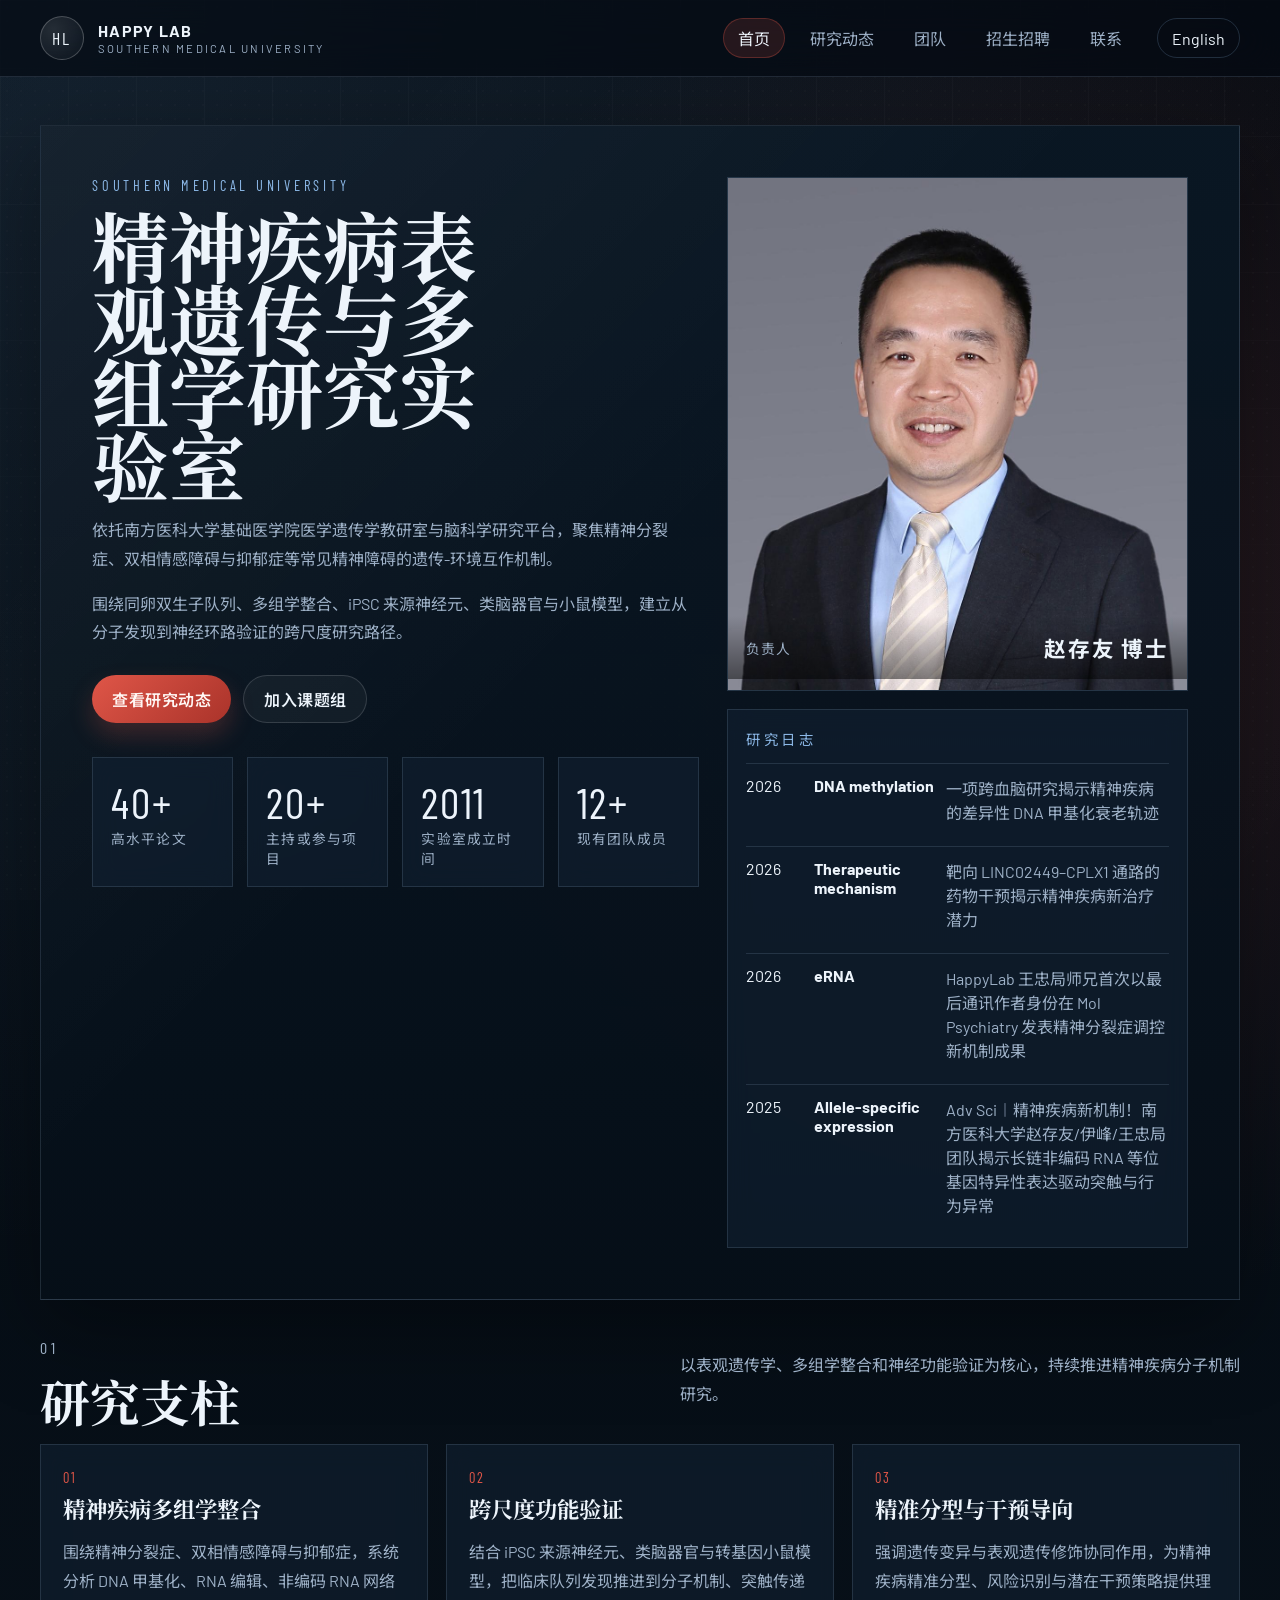
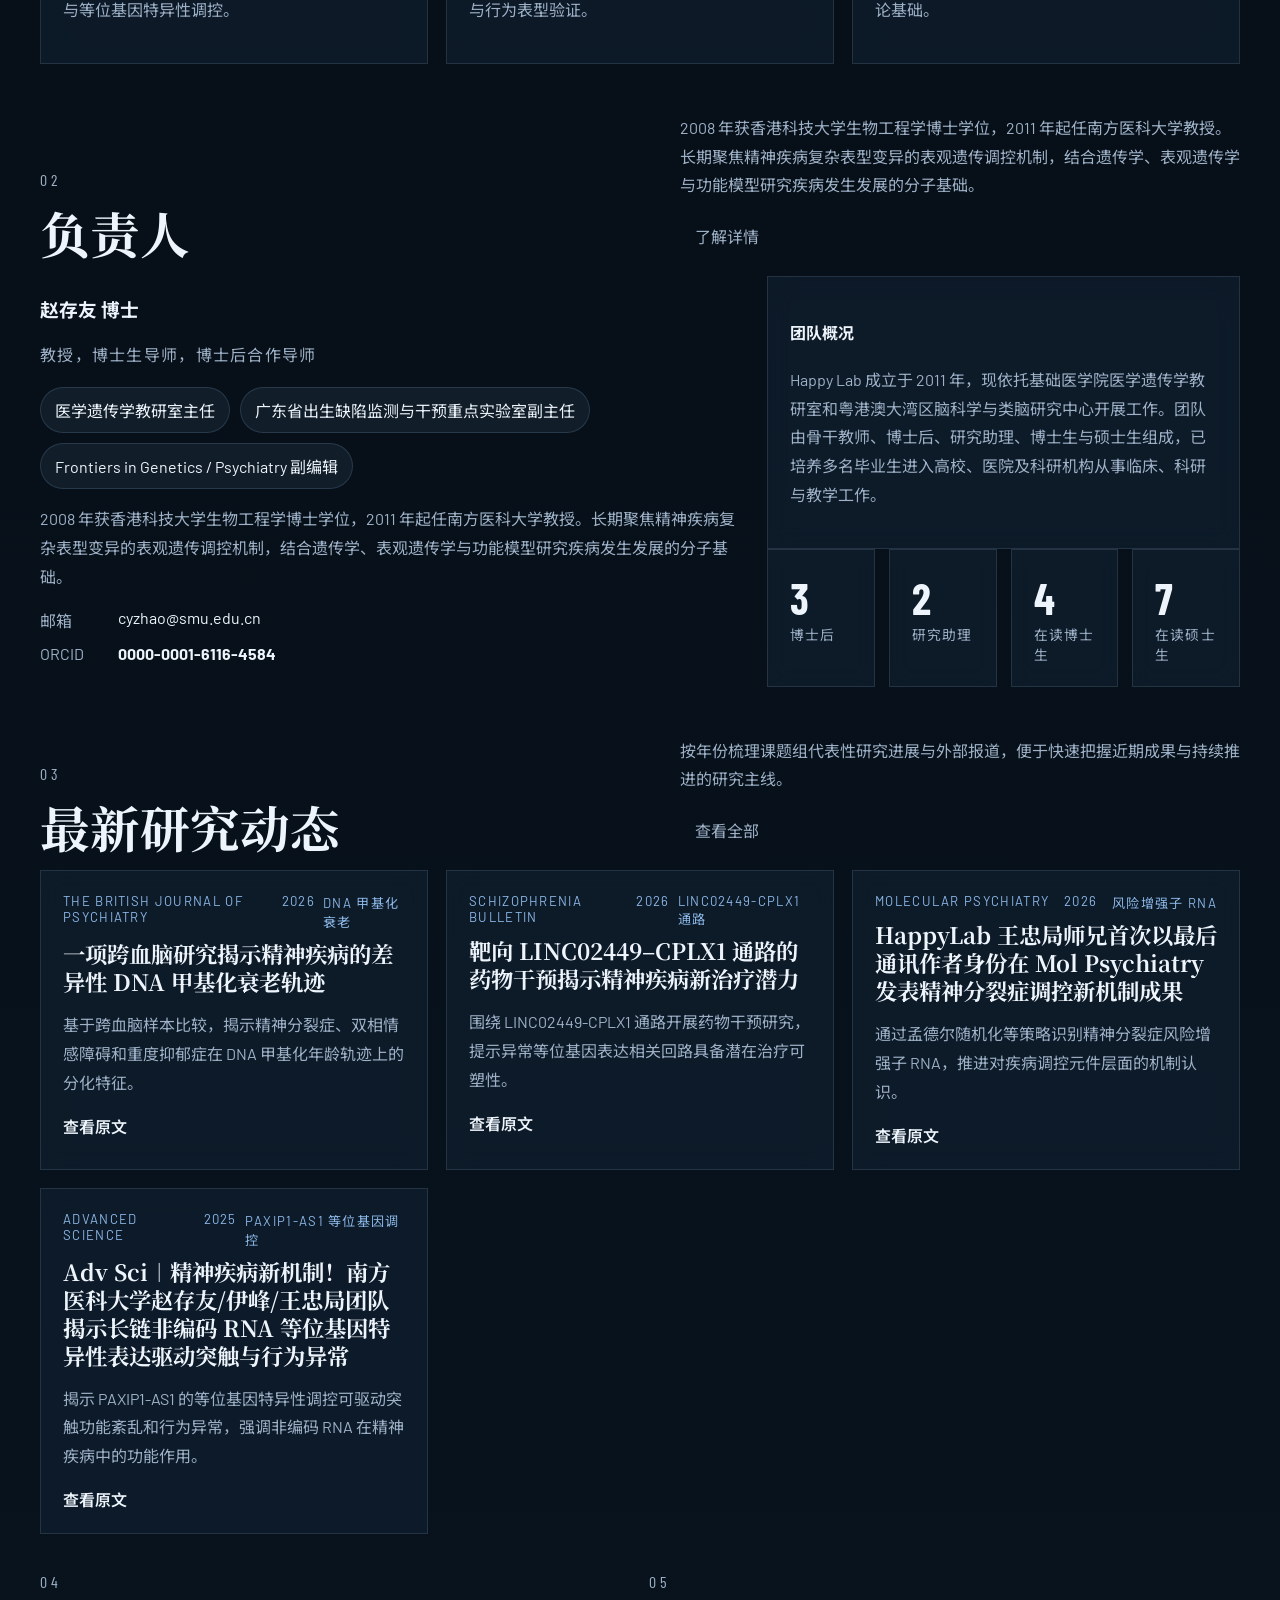
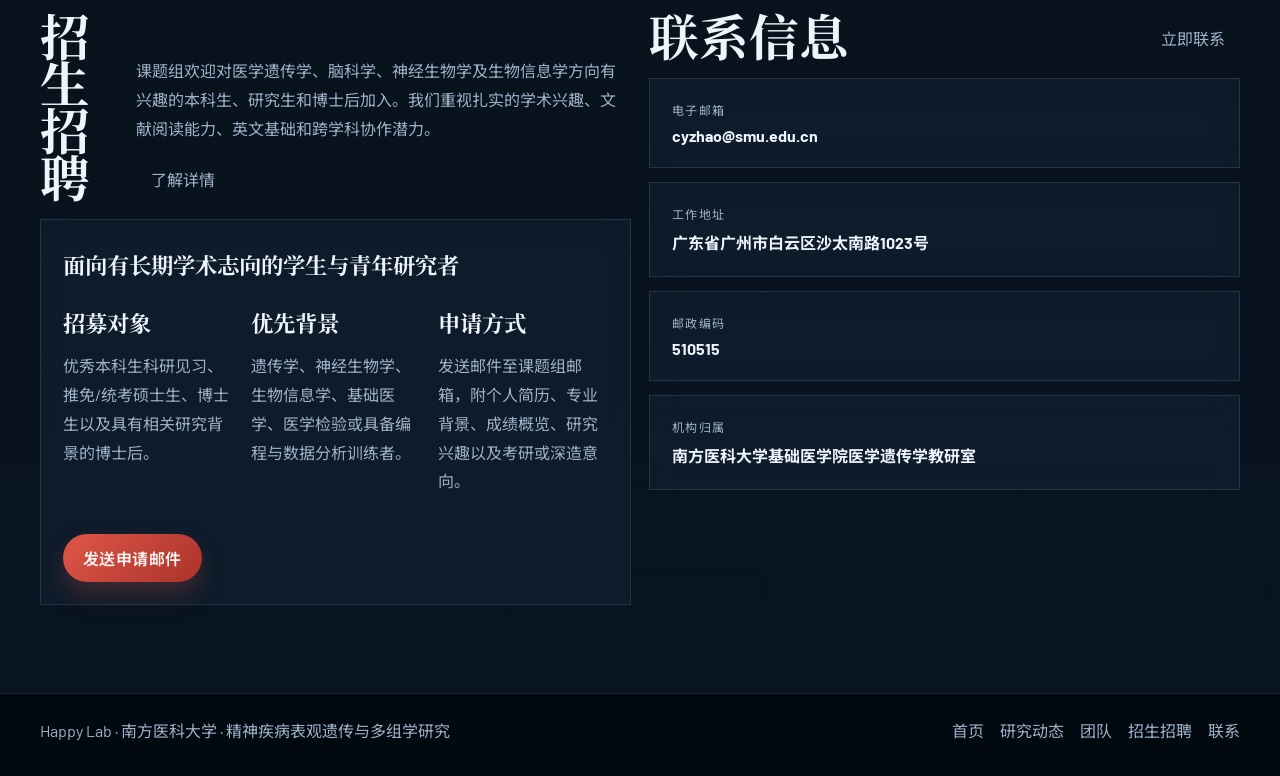
<file: index.html>
<!DOCTYPE html>
<html lang="zh-CN">
  <head>
    <meta charset="UTF-8">
    <meta name="viewport" content="width=device-width, initial-scale=1.0">
    <meta name="description" content="Happy Lab 静态官网，展示赵存友课题组的研究进展、团队信息、招生招聘与联系方式。">
    <title>Happy Lab</title>
    <link rel="preconnect" href="https://fonts.googleapis.com">
    <link rel="preconnect" href="https://fonts.gstatic.com" crossorigin>
    <link href="https://fonts.googleapis.com/css2?family=Barlow:wght@400;500;600;700&family=Barlow+Condensed:wght@500;600;700&family=Noto+Sans+SC:wght@400;500;700&family=Noto+Serif+SC:wght@500;700&display=swap" rel="stylesheet">
    <link rel="stylesheet" href="styles/main.css">
    <script defer src="content/site.zh.js"></script>
    <script defer src="content/site.en.js"></script>
    <script defer src="content/papers.zh.js"></script>
    <script defer src="content/papers.en.js"></script>
    <script defer src="scripts/app.js"></script>
  </head>
  <body data-lang="zh" data-page="home">
    <header id="site-header"></header>
    <main id="app"></main>
    <footer id="site-footer"></footer>
  </body>
</html>
</file>
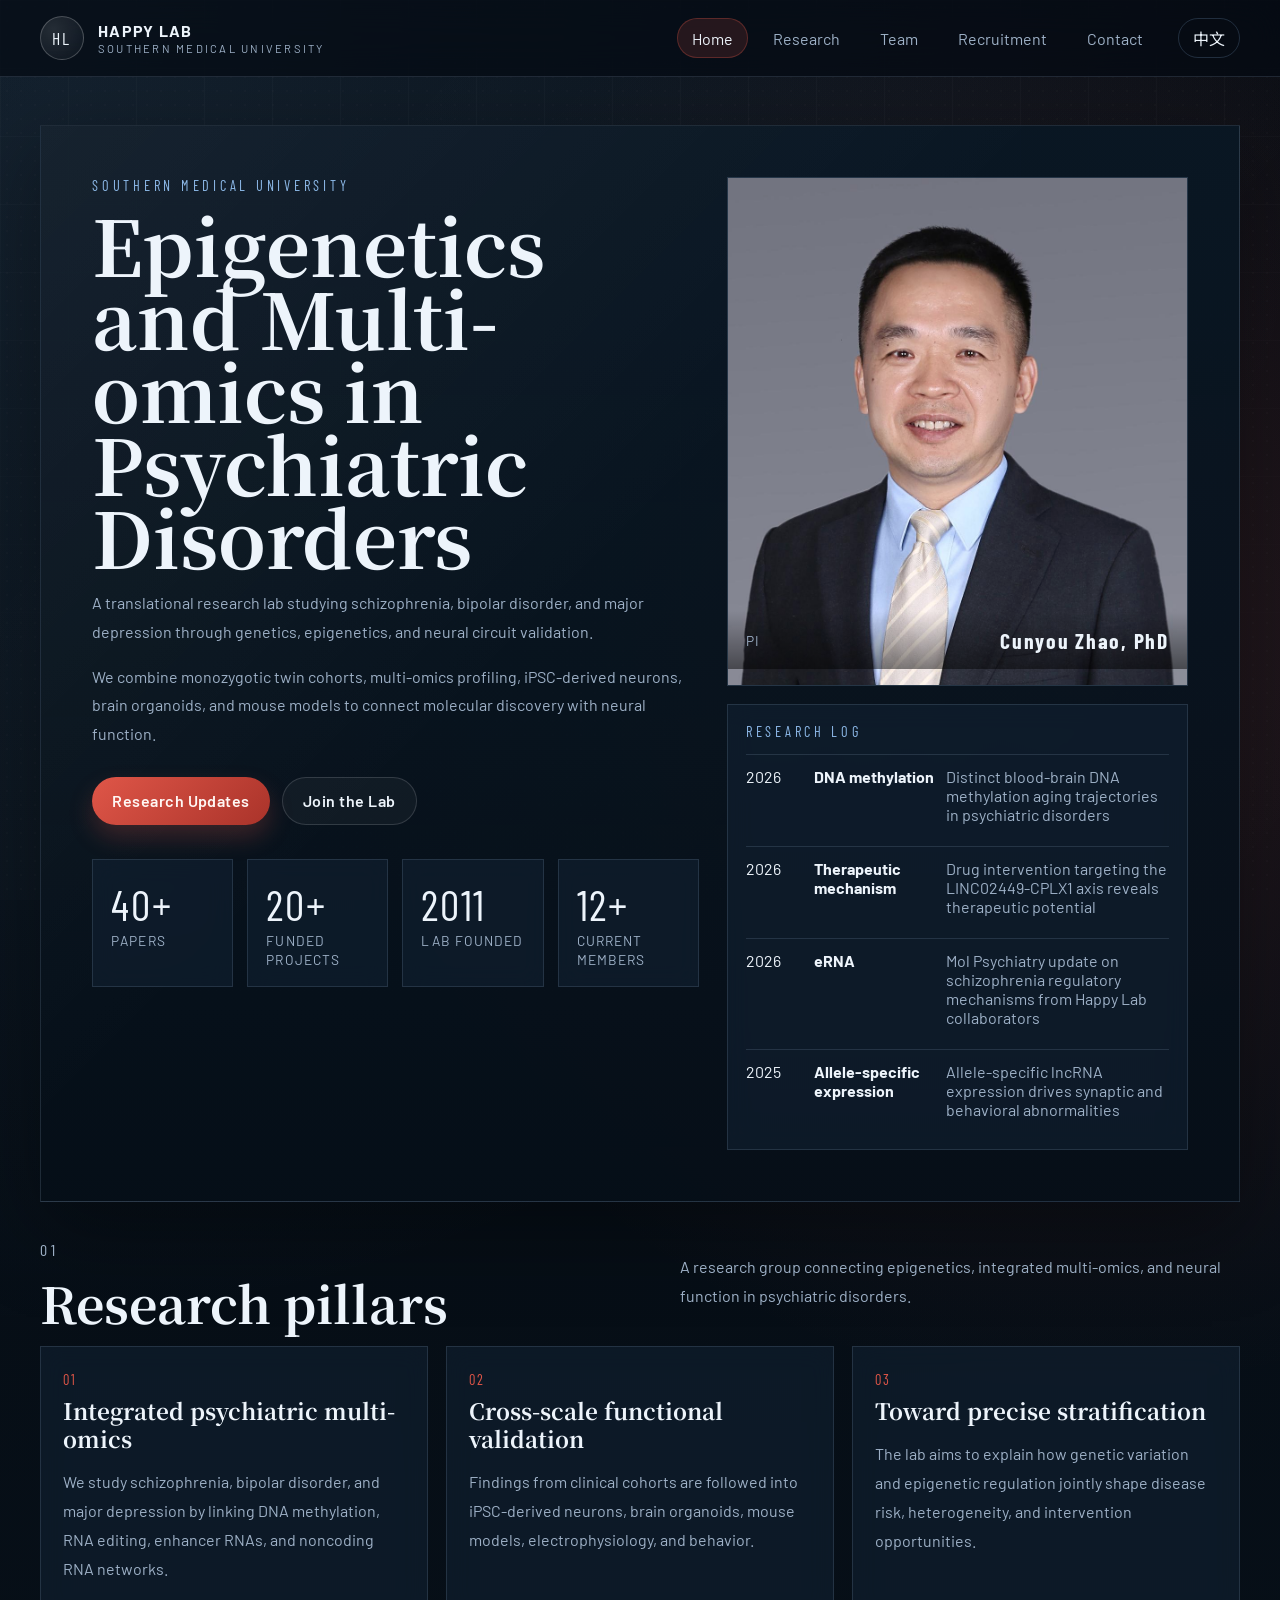
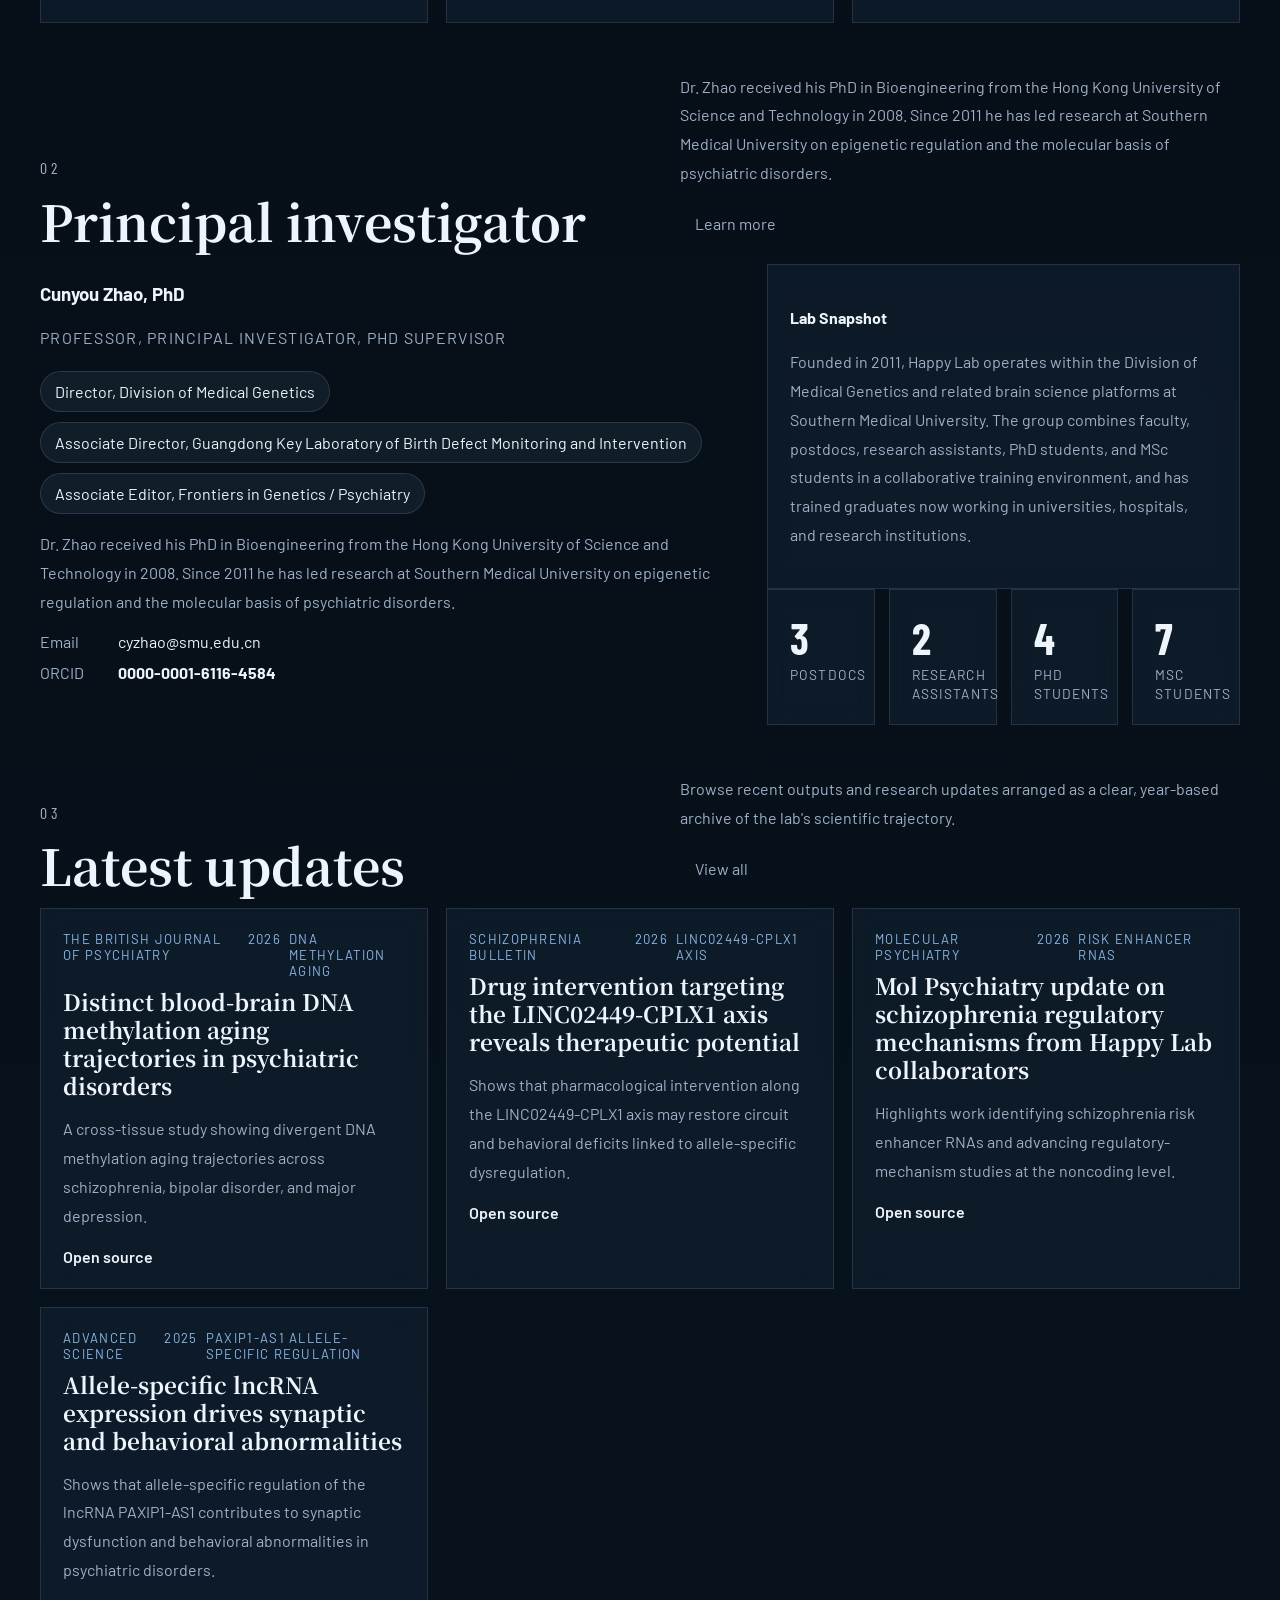
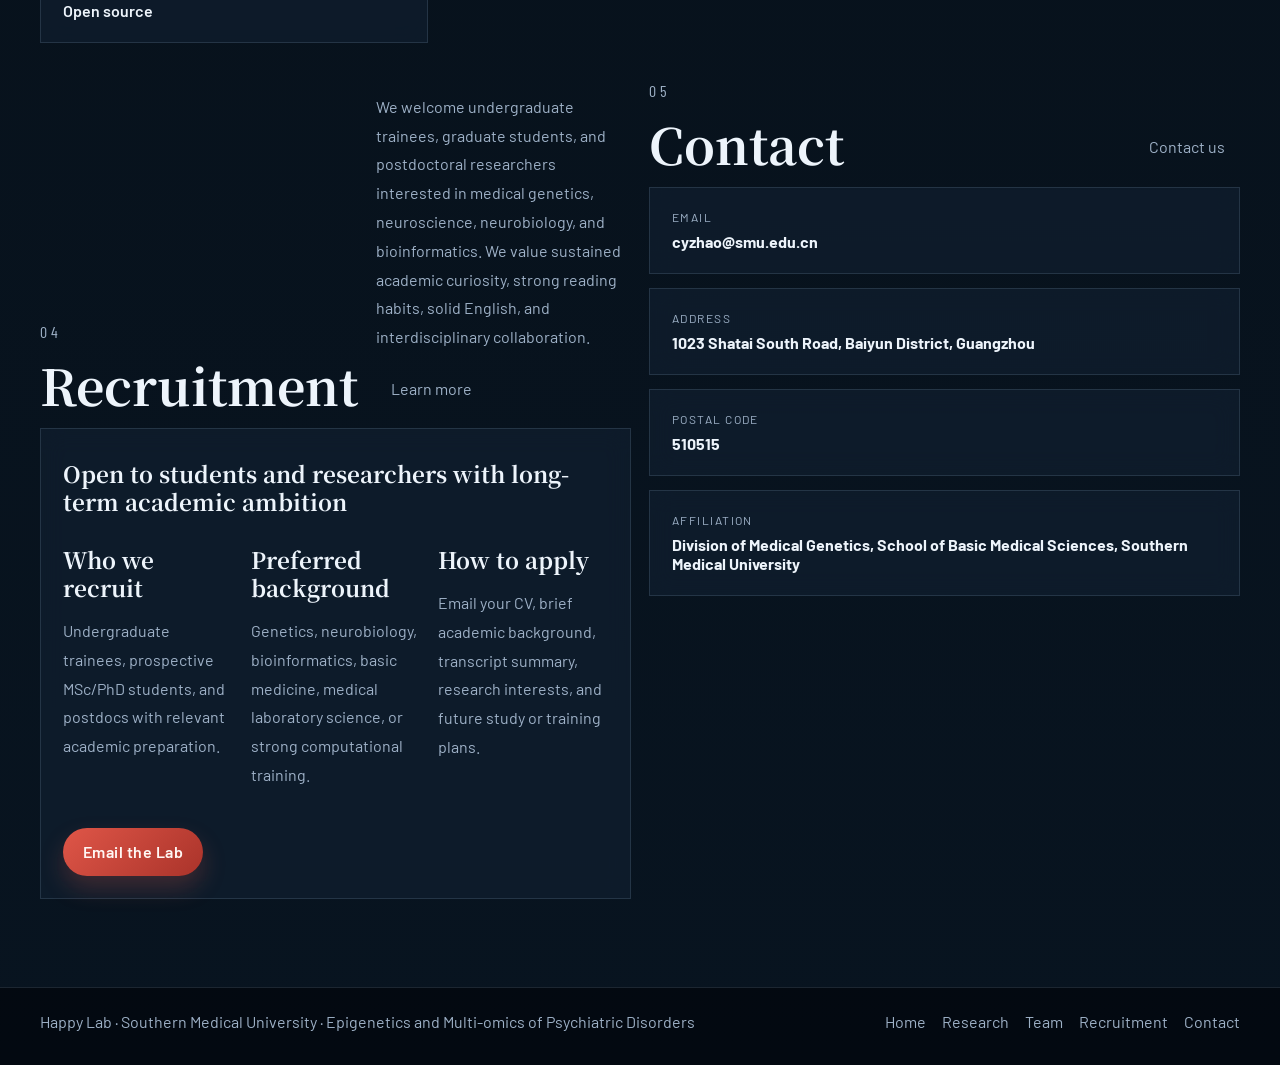
<file: en/index.html>
<!DOCTYPE html>
<html lang="en">
  <head>
    <meta charset="UTF-8">
    <meta name="viewport" content="width=device-width, initial-scale=1.0">
    <meta name="description" content="Happy Lab website for research updates, team information, recruitment, and contact details.">
    <title>Happy Lab</title>
    <link rel="preconnect" href="https://fonts.googleapis.com">
    <link rel="preconnect" href="https://fonts.gstatic.com" crossorigin>
    <link href="https://fonts.googleapis.com/css2?family=Barlow:wght@400;500;600;700&family=Barlow+Condensed:wght@500;600;700&family=Noto+Sans+SC:wght@400;500;700&family=Noto+Serif+SC:wght@500;700&display=swap" rel="stylesheet">
    <link rel="stylesheet" href="../styles/main.css">
    <script defer src="../content/site.zh.js"></script>
    <script defer src="../content/site.en.js"></script>
    <script defer src="../content/papers.zh.js"></script>
    <script defer src="../content/papers.en.js"></script>
    <script defer src="../scripts/app.js"></script>
  </head>
  <body data-lang="en" data-page="home">
    <header id="site-header"></header>
    <main id="app"></main>
    <footer id="site-footer"></footer>
  </body>
</html>
</file>
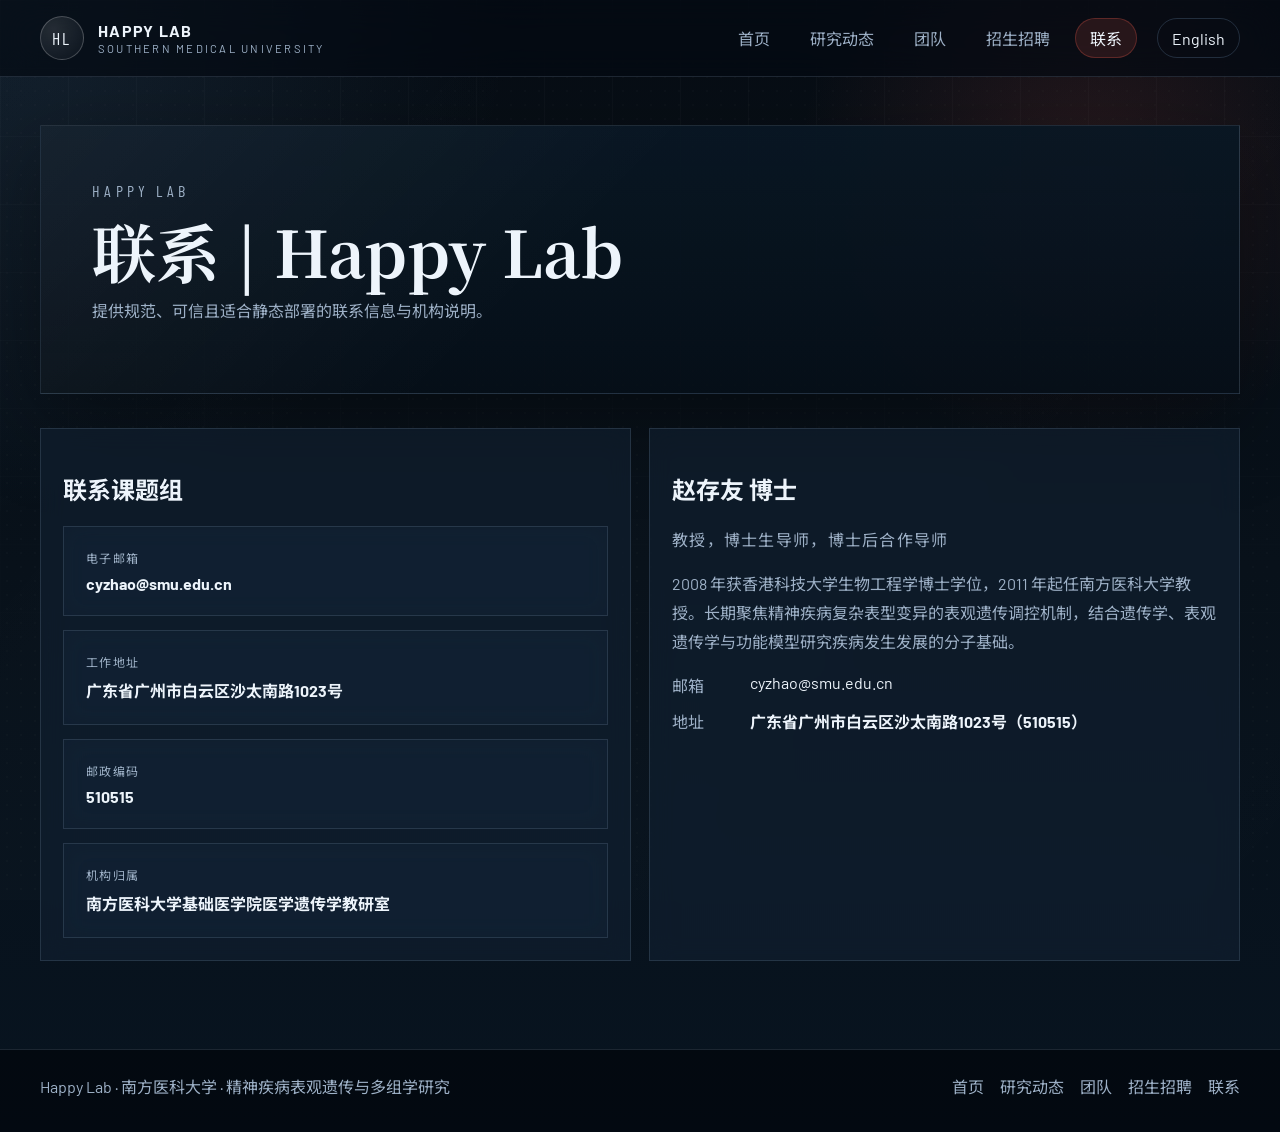
<file: contact.html>
<!DOCTYPE html>
<html lang="zh-CN">
  <head>
    <meta charset="UTF-8">
    <meta name="viewport" content="width=device-width, initial-scale=1.0">
    <meta name="description" content="Happy Lab 联系页面。">
    <title>Happy Lab</title>
    <link rel="preconnect" href="https://fonts.googleapis.com">
    <link rel="preconnect" href="https://fonts.gstatic.com" crossorigin>
    <link href="https://fonts.googleapis.com/css2?family=Barlow:wght@400;500;600;700&family=Barlow+Condensed:wght@500;600;700&family=Noto+Sans+SC:wght@400;500;700&family=Noto+Serif+SC:wght@500;700&display=swap" rel="stylesheet">
    <link rel="stylesheet" href="styles/main.css">
    <script defer src="content/site.zh.js"></script>
    <script defer src="content/site.en.js"></script>
    <script defer src="content/papers.zh.js"></script>
    <script defer src="content/papers.en.js"></script>
    <script defer src="scripts/app.js"></script>
  </head>
  <body data-lang="zh" data-page="contact">
    <header id="site-header"></header>
    <main id="app"></main>
    <footer id="site-footer"></footer>
  </body>
</html>
</file>
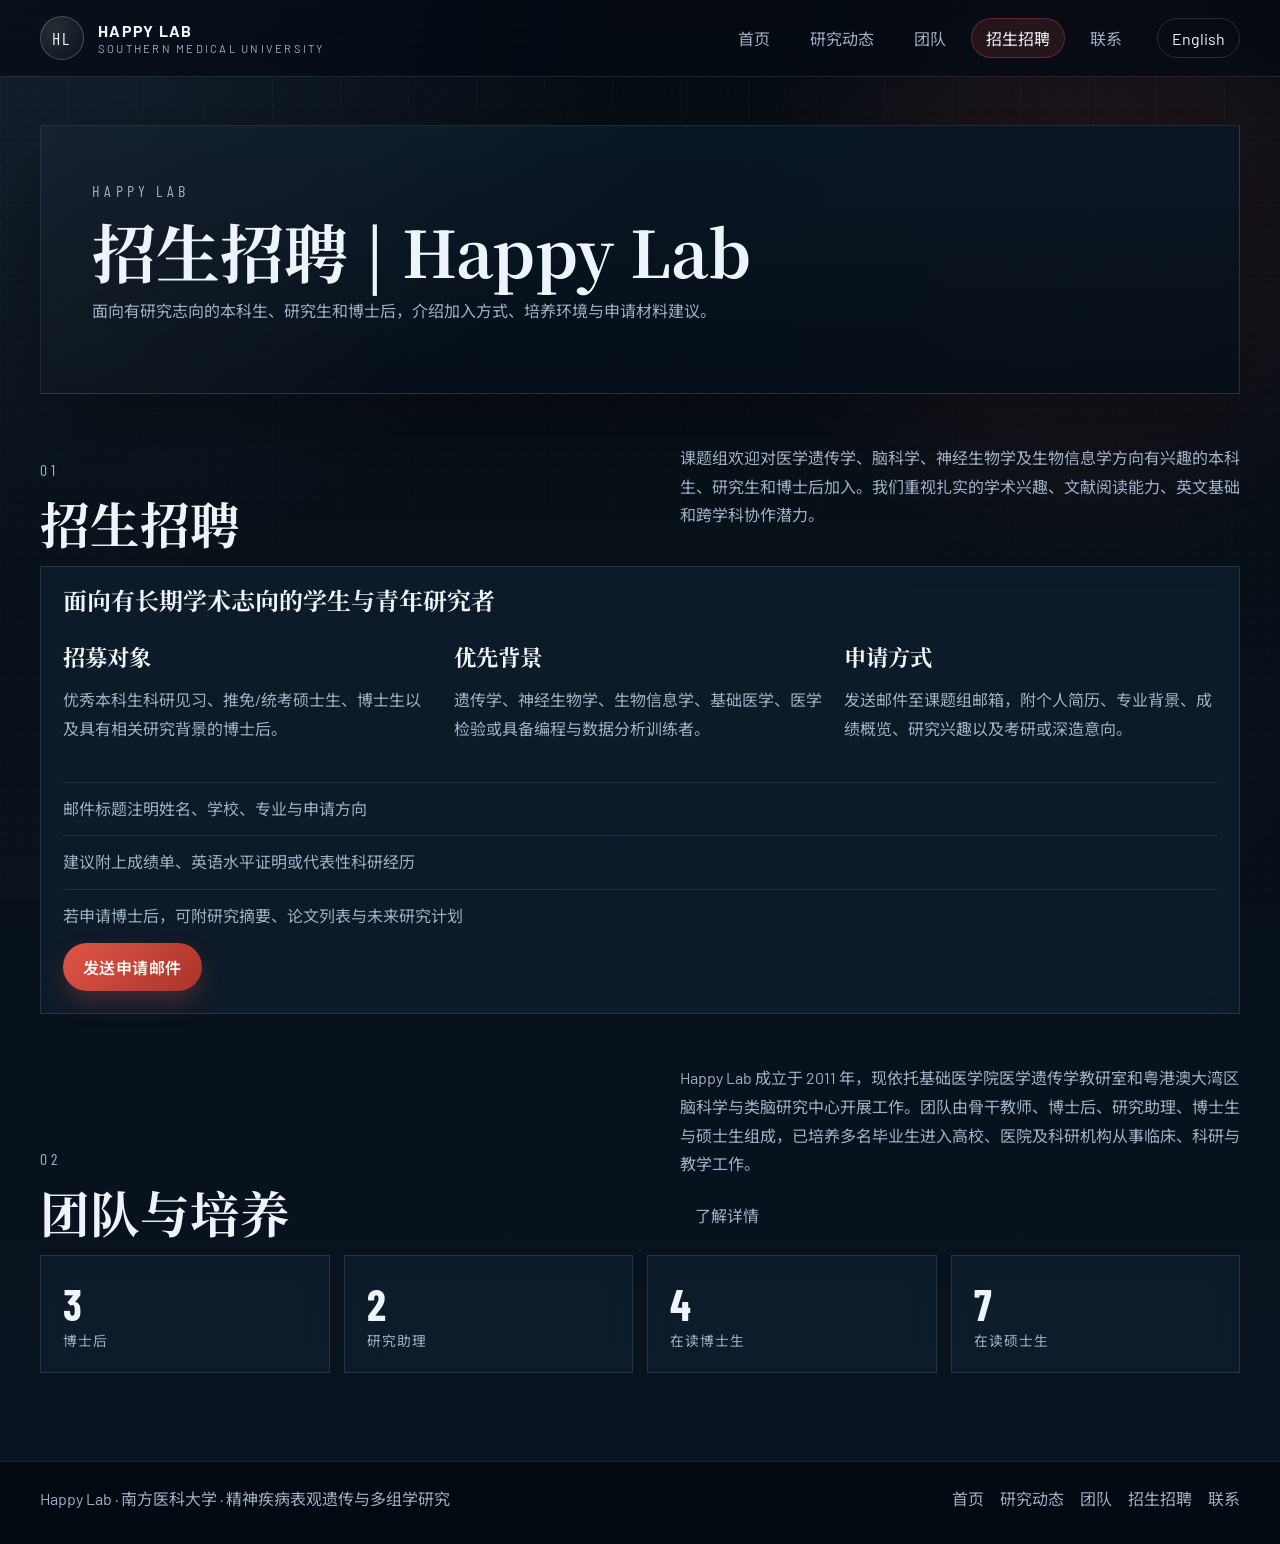
<file: join.html>
<!DOCTYPE html>
<html lang="zh-CN">
  <head>
    <meta charset="UTF-8">
    <meta name="viewport" content="width=device-width, initial-scale=1.0">
    <meta name="description" content="Happy Lab 招生招聘页面。">
    <title>Happy Lab</title>
    <link rel="preconnect" href="https://fonts.googleapis.com">
    <link rel="preconnect" href="https://fonts.gstatic.com" crossorigin>
    <link href="https://fonts.googleapis.com/css2?family=Barlow:wght@400;500;600;700&family=Barlow+Condensed:wght@500;600;700&family=Noto+Sans+SC:wght@400;500;700&family=Noto+Serif+SC:wght@500;700&display=swap" rel="stylesheet">
    <link rel="stylesheet" href="styles/main.css">
    <script defer src="content/site.zh.js"></script>
    <script defer src="content/site.en.js"></script>
    <script defer src="content/papers.zh.js"></script>
    <script defer src="content/papers.en.js"></script>
    <script defer src="scripts/app.js"></script>
  </head>
  <body data-lang="zh" data-page="join">
    <header id="site-header"></header>
    <main id="app"></main>
    <footer id="site-footer"></footer>
  </body>
</html>
</file>
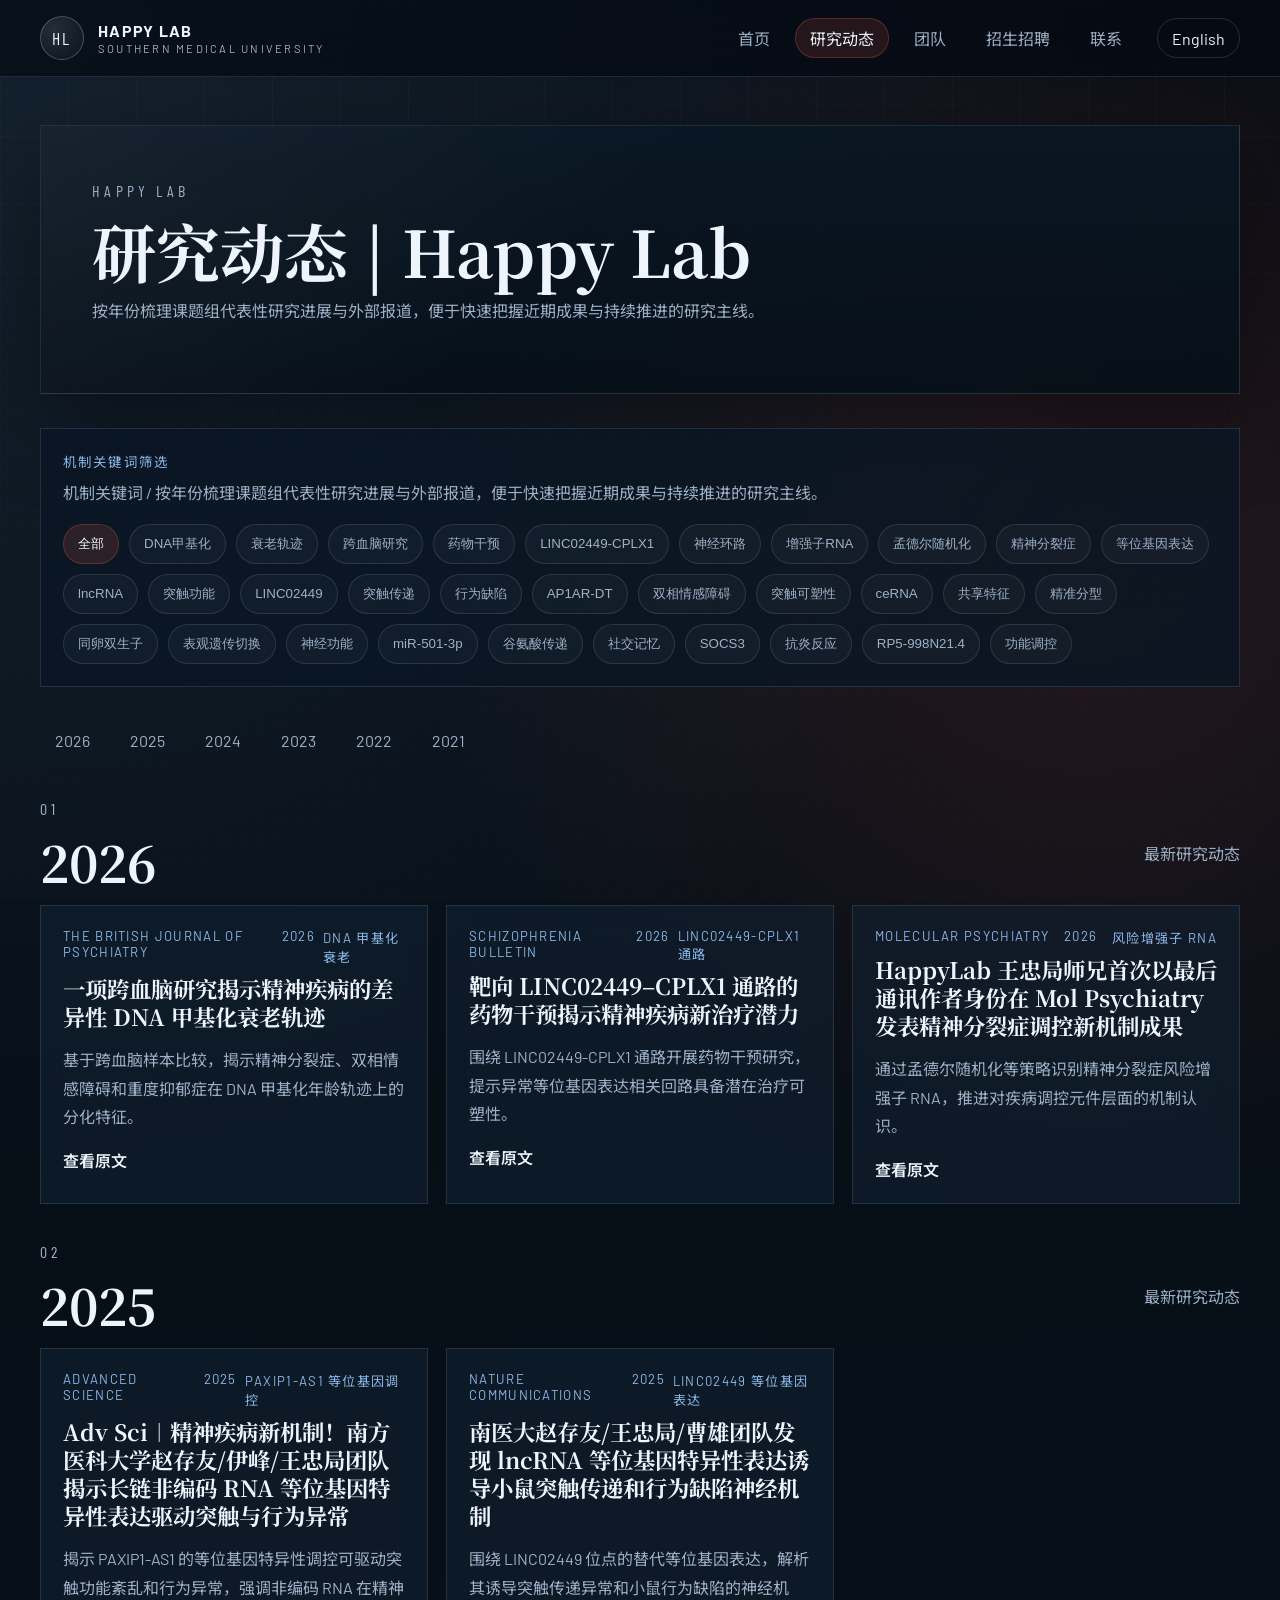
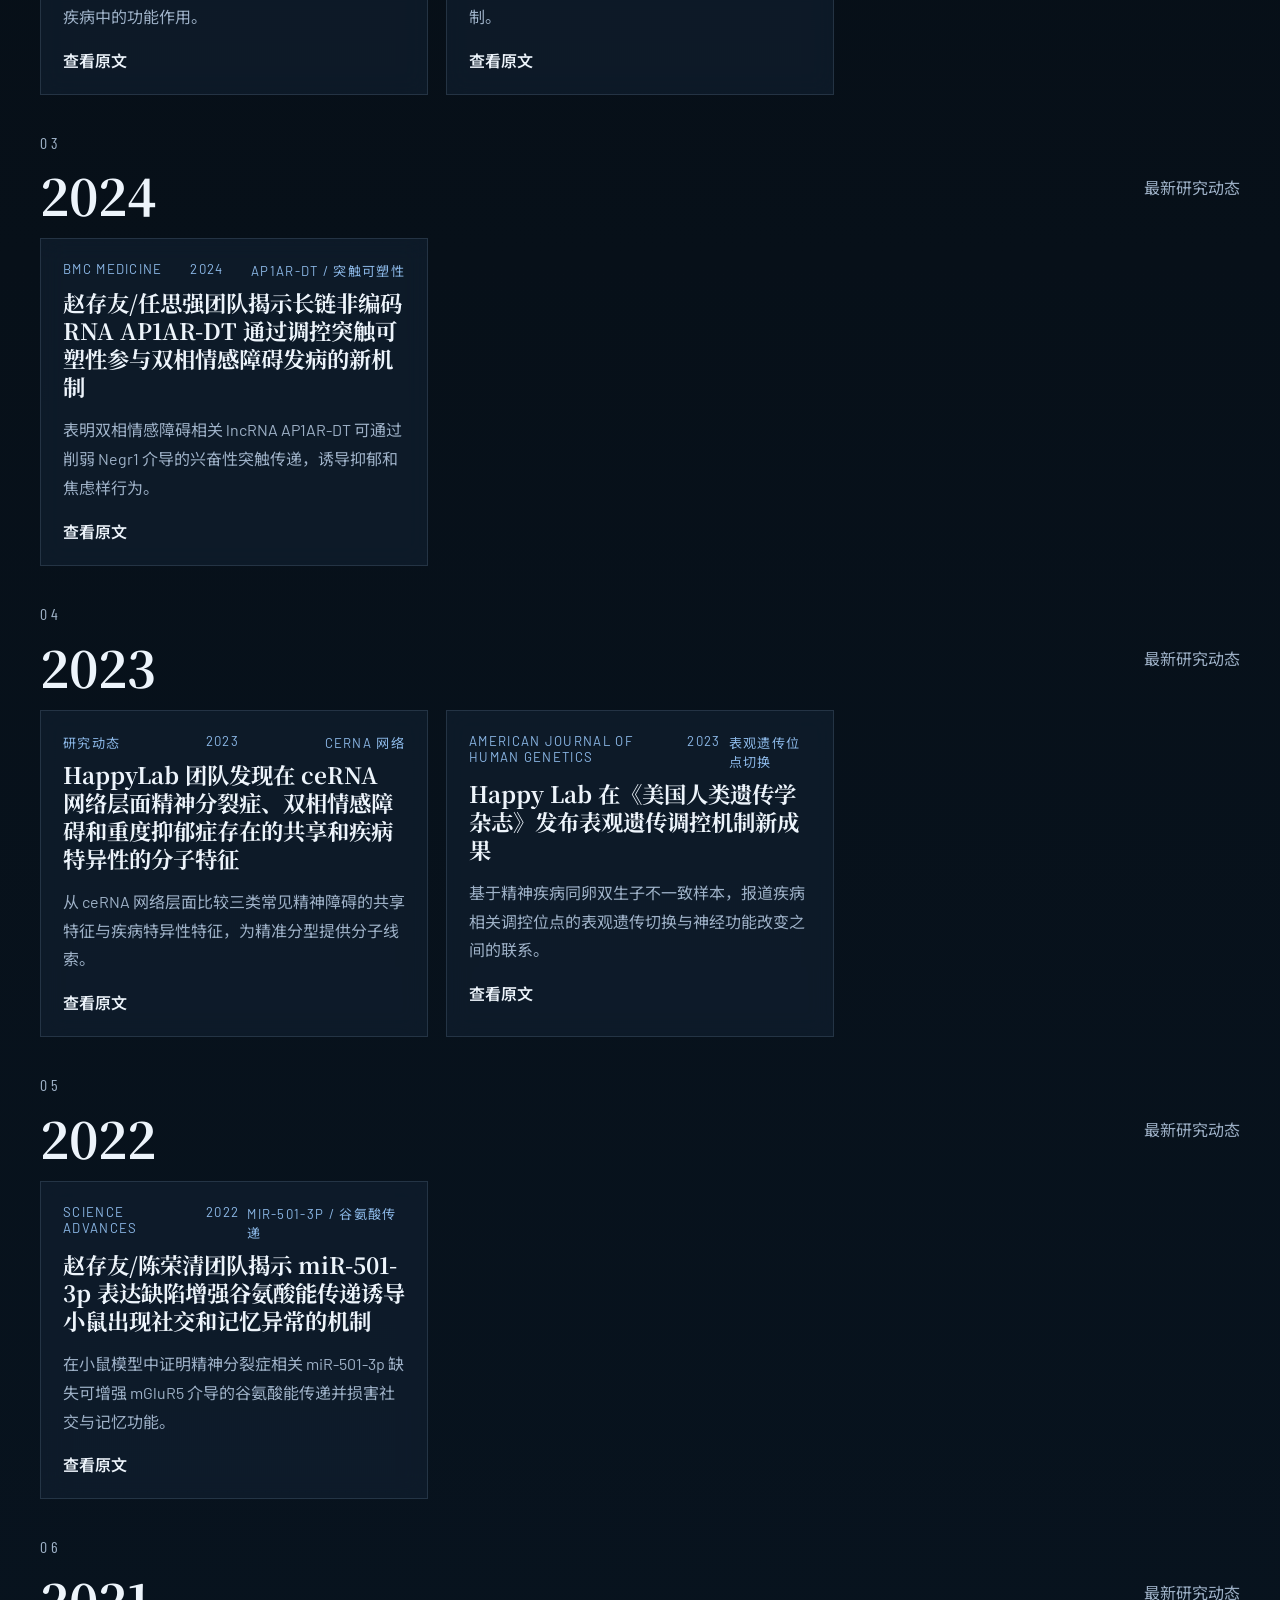
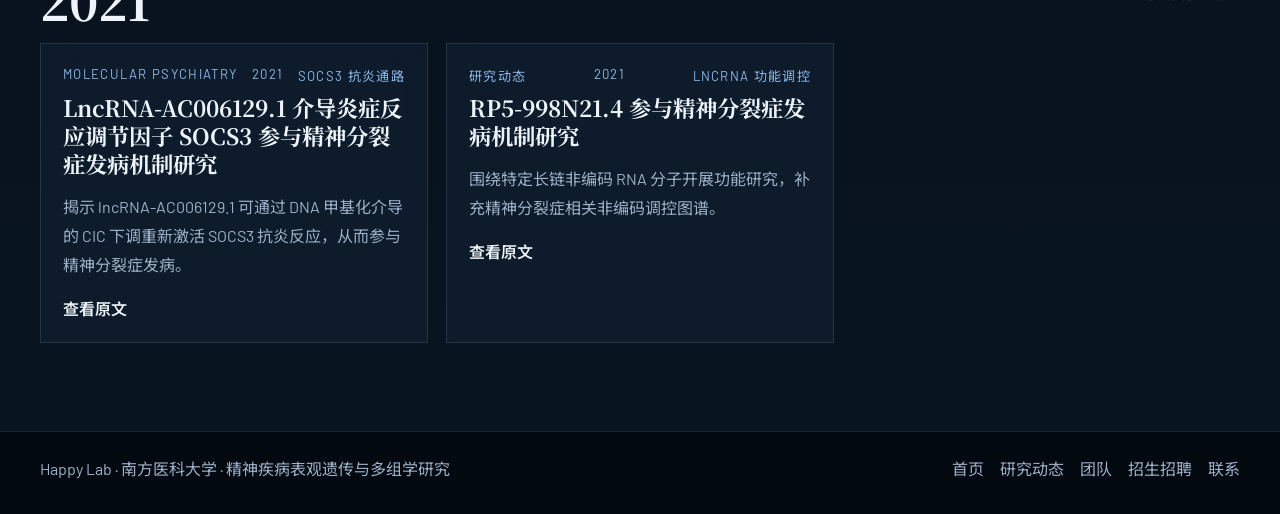
<file: research.html>
<!DOCTYPE html>
<html lang="zh-CN">
  <head>
    <meta charset="UTF-8">
    <meta name="viewport" content="width=device-width, initial-scale=1.0">
    <meta name="description" content="Happy Lab 研究动态与论文成果页面。">
    <title>Happy Lab</title>
    <link rel="preconnect" href="https://fonts.googleapis.com">
    <link rel="preconnect" href="https://fonts.gstatic.com" crossorigin>
    <link href="https://fonts.googleapis.com/css2?family=Barlow:wght@400;500;600;700&family=Barlow+Condensed:wght@500;600;700&family=Noto+Sans+SC:wght@400;500;700&family=Noto+Serif+SC:wght@500;700&display=swap" rel="stylesheet">
    <link rel="stylesheet" href="styles/main.css">
    <script defer src="content/site.zh.js"></script>
    <script defer src="content/site.en.js"></script>
    <script defer src="content/papers.zh.js"></script>
    <script defer src="content/papers.en.js"></script>
    <script defer src="scripts/app.js"></script>
  </head>
  <body data-lang="zh" data-page="research">
    <header id="site-header"></header>
    <main id="app"></main>
    <footer id="site-footer"></footer>
  </body>
</html>
</file>
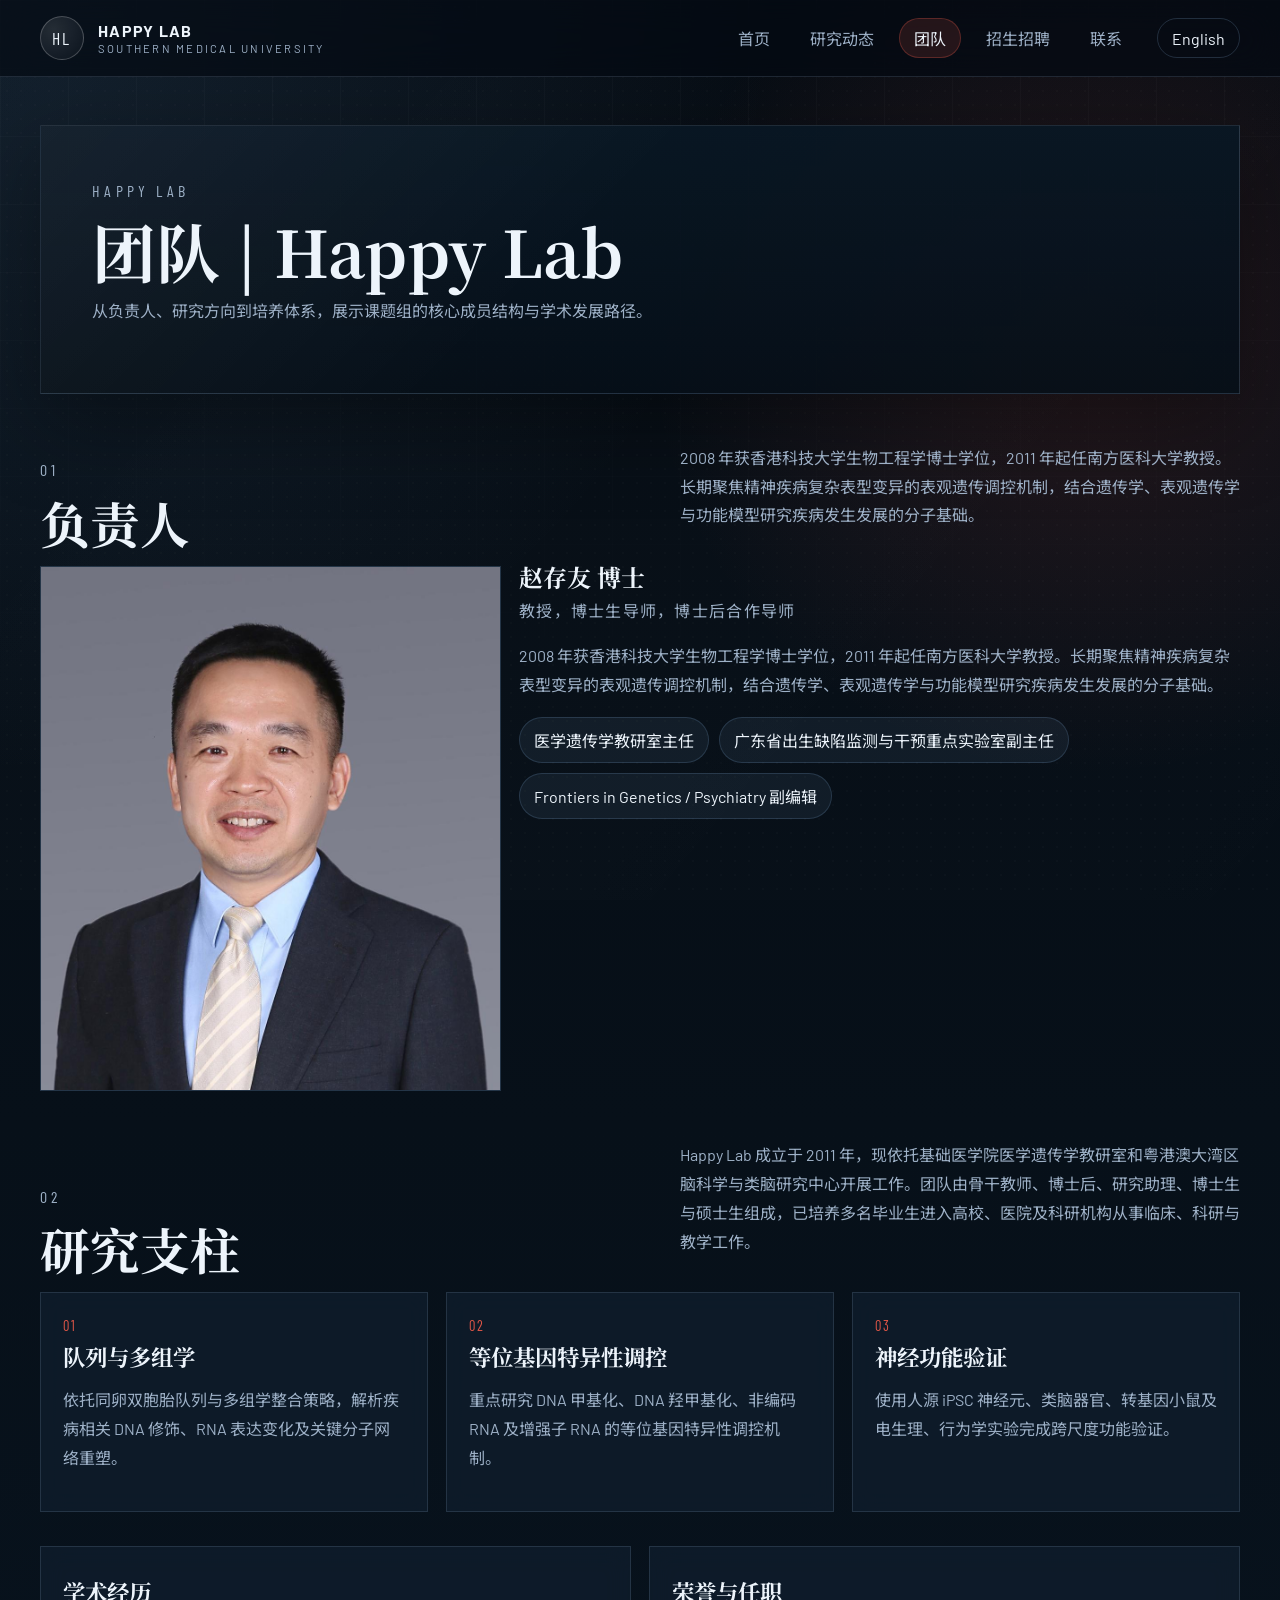
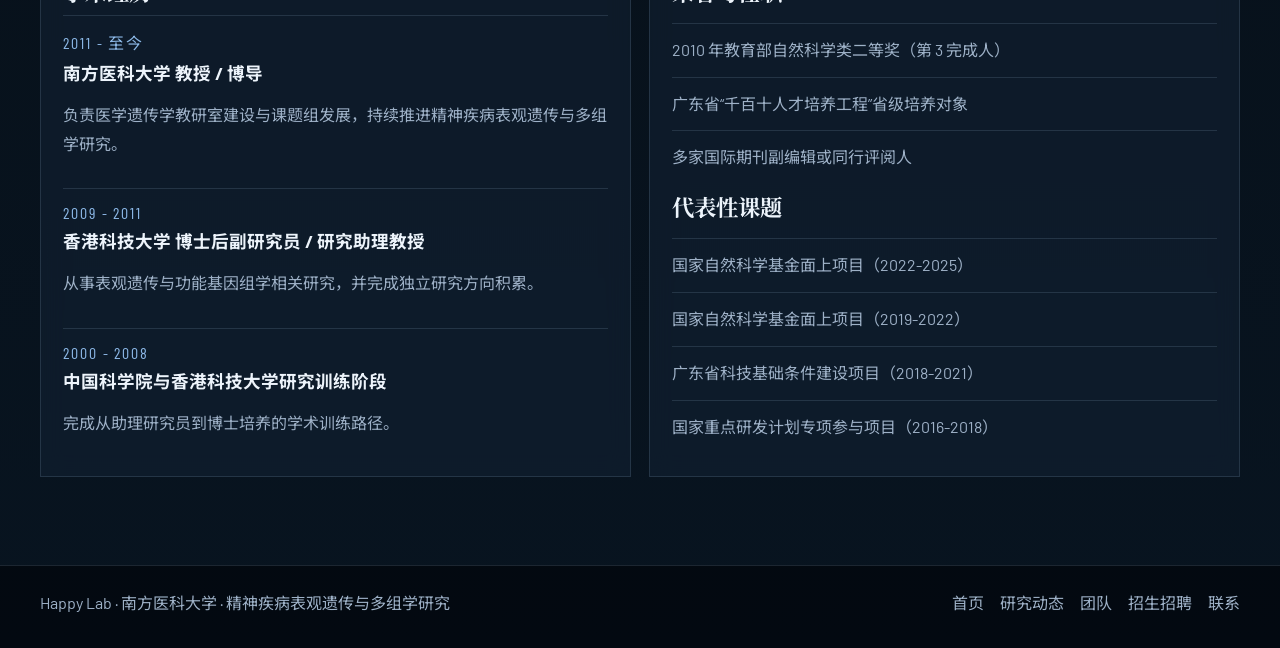
<file: team.html>
<!DOCTYPE html>
<html lang="zh-CN">
  <head>
    <meta charset="UTF-8">
    <meta name="viewport" content="width=device-width, initial-scale=1.0">
    <meta name="description" content="Happy Lab 团队与负责人页面。">
    <title>Happy Lab</title>
    <link rel="preconnect" href="https://fonts.googleapis.com">
    <link rel="preconnect" href="https://fonts.gstatic.com" crossorigin>
    <link href="https://fonts.googleapis.com/css2?family=Barlow:wght@400;500;600;700&family=Barlow+Condensed:wght@500;600;700&family=Noto+Sans+SC:wght@400;500;700&family=Noto+Serif+SC:wght@500;700&display=swap" rel="stylesheet">
    <link rel="stylesheet" href="styles/main.css">
    <script defer src="content/site.zh.js"></script>
    <script defer src="content/site.en.js"></script>
    <script defer src="content/papers.zh.js"></script>
    <script defer src="content/papers.en.js"></script>
    <script defer src="scripts/app.js"></script>
  </head>
  <body data-lang="zh" data-page="team">
    <header id="site-header"></header>
    <main id="app"></main>
    <footer id="site-footer"></footer>
  </body>
</html>
</file>
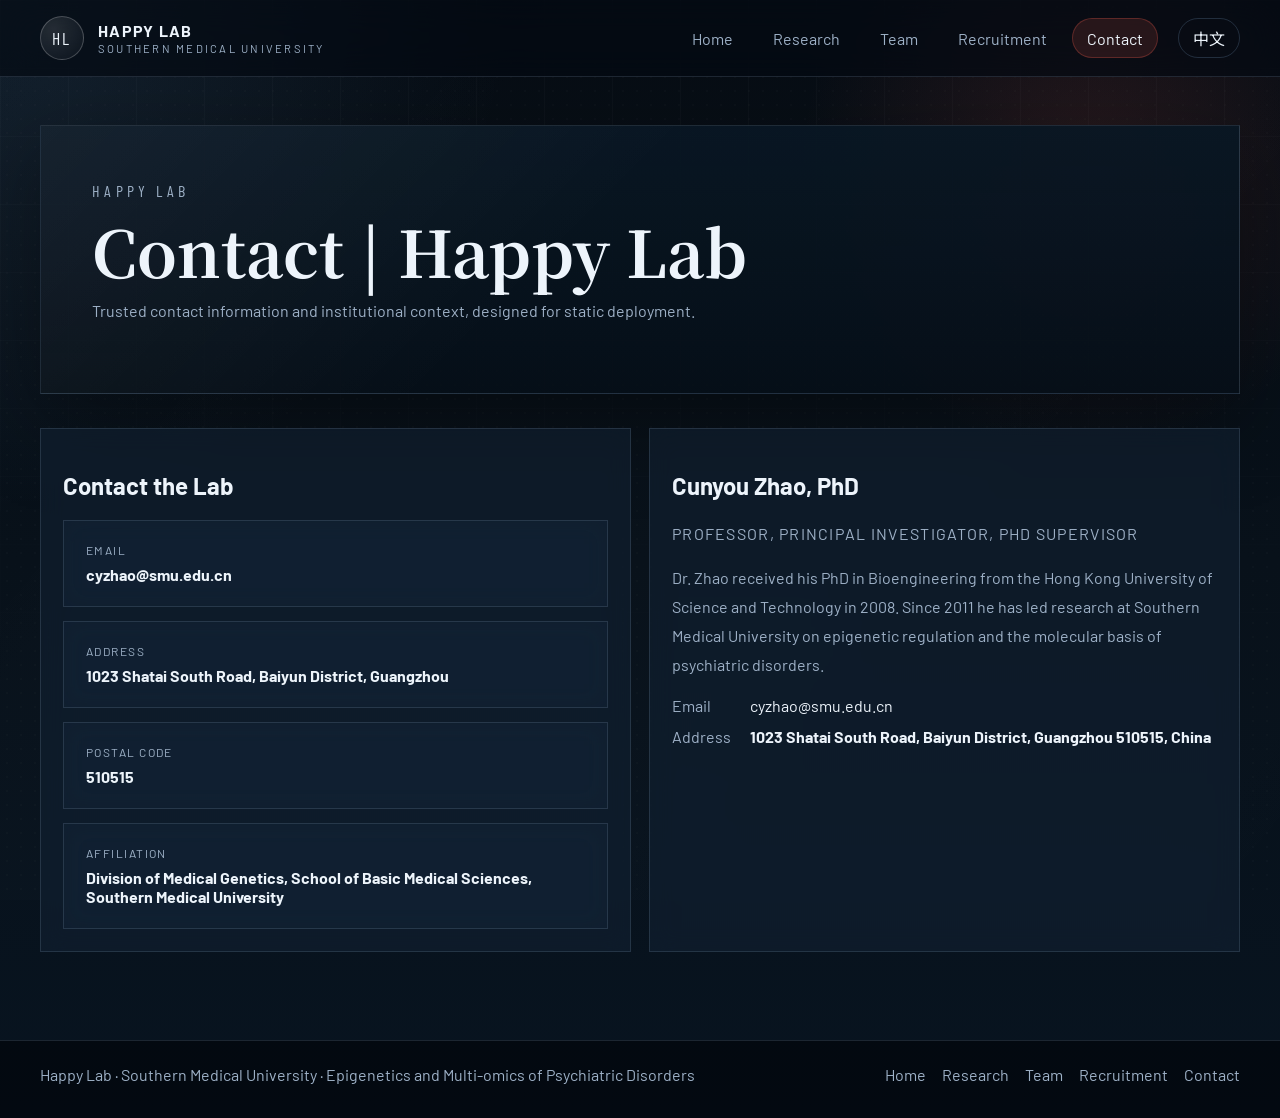
<file: en/contact.html>
<!DOCTYPE html>
<html lang="en">
  <head>
    <meta charset="UTF-8">
    <meta name="viewport" content="width=device-width, initial-scale=1.0">
    <meta name="description" content="Happy Lab contact page.">
    <title>Happy Lab</title>
    <link rel="preconnect" href="https://fonts.googleapis.com">
    <link rel="preconnect" href="https://fonts.gstatic.com" crossorigin>
    <link href="https://fonts.googleapis.com/css2?family=Barlow:wght@400;500;600;700&family=Barlow+Condensed:wght@500;600;700&family=Noto+Sans+SC:wght@400;500;700&family=Noto+Serif+SC:wght@500;700&display=swap" rel="stylesheet">
    <link rel="stylesheet" href="../styles/main.css">
    <script defer src="../content/site.zh.js"></script>
    <script defer src="../content/site.en.js"></script>
    <script defer src="../content/papers.zh.js"></script>
    <script defer src="../content/papers.en.js"></script>
    <script defer src="../scripts/app.js"></script>
  </head>
  <body data-lang="en" data-page="contact">
    <header id="site-header"></header>
    <main id="app"></main>
    <footer id="site-footer"></footer>
  </body>
</html>
</file>
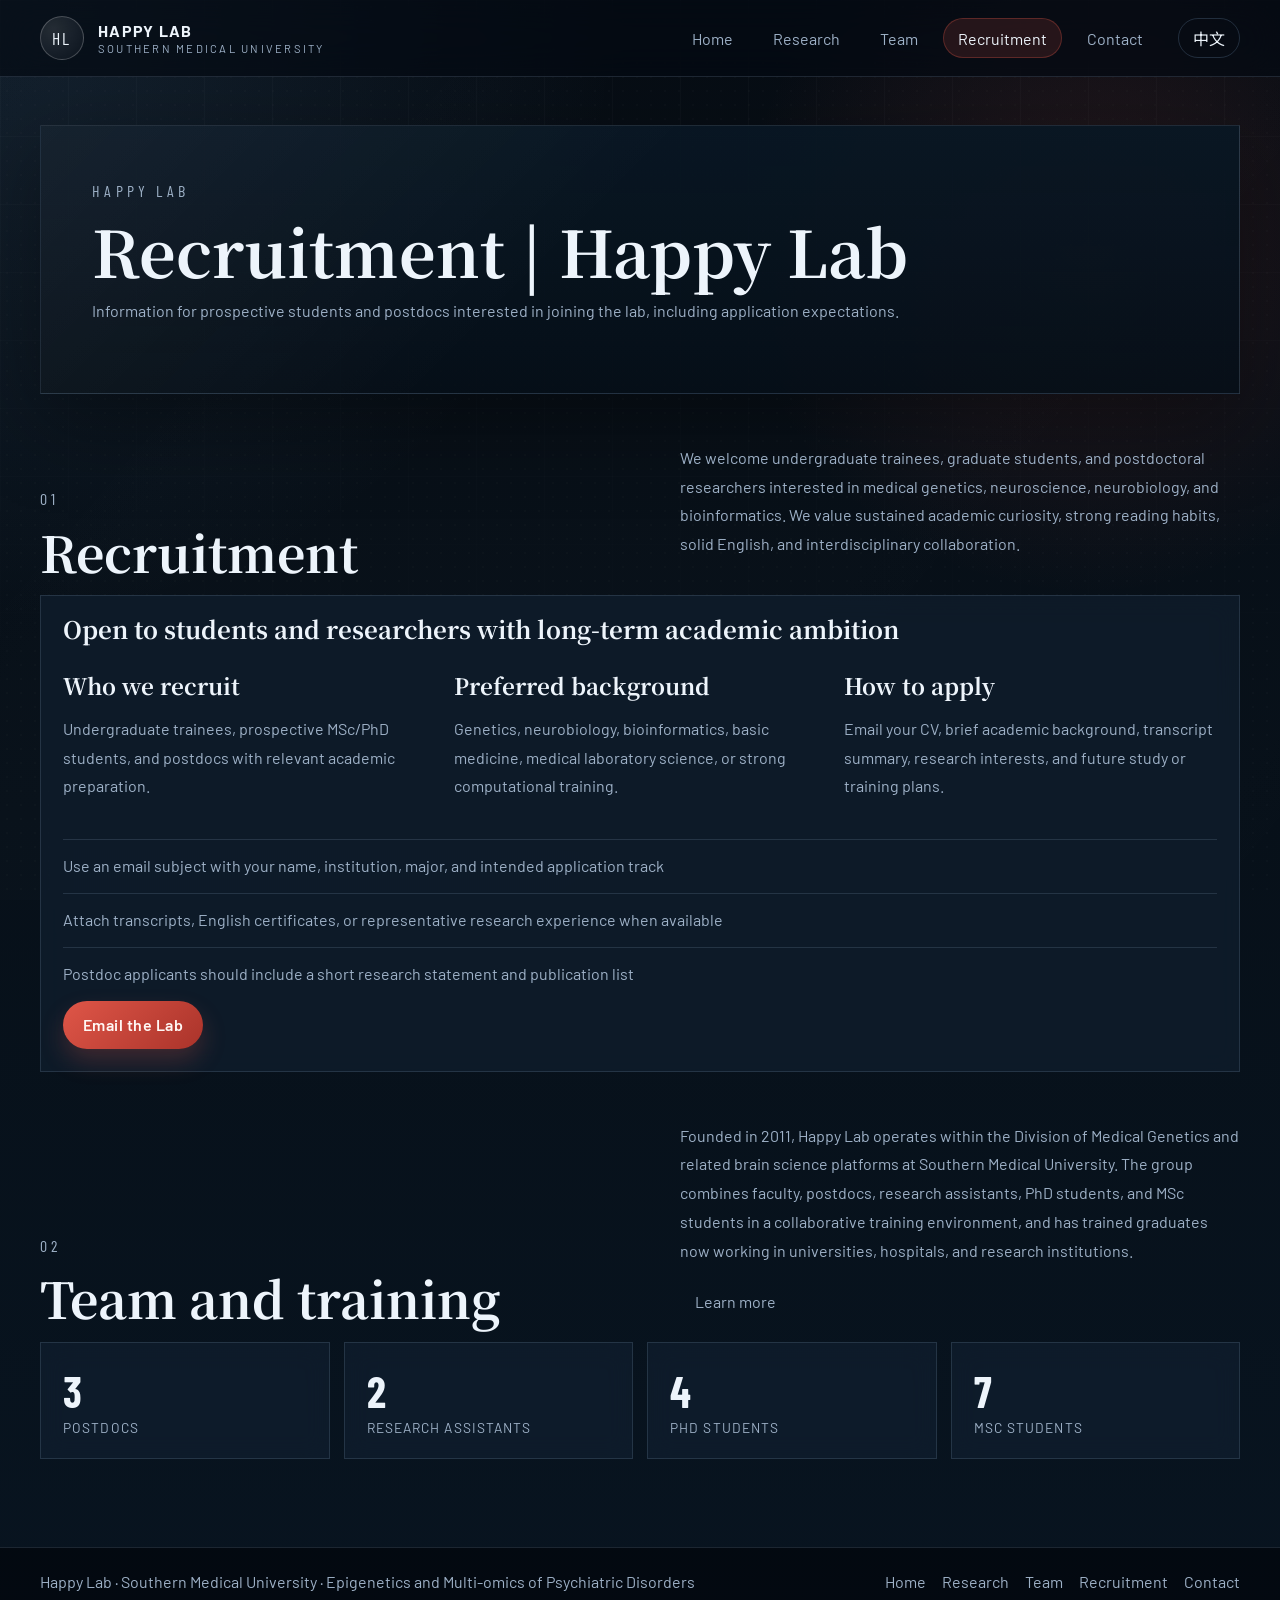
<file: en/join.html>
<!DOCTYPE html>
<html lang="en">
  <head>
    <meta charset="UTF-8">
    <meta name="viewport" content="width=device-width, initial-scale=1.0">
    <meta name="description" content="Happy Lab recruitment page for students and postdocs.">
    <title>Happy Lab</title>
    <link rel="preconnect" href="https://fonts.googleapis.com">
    <link rel="preconnect" href="https://fonts.gstatic.com" crossorigin>
    <link href="https://fonts.googleapis.com/css2?family=Barlow:wght@400;500;600;700&family=Barlow+Condensed:wght@500;600;700&family=Noto+Sans+SC:wght@400;500;700&family=Noto+Serif+SC:wght@500;700&display=swap" rel="stylesheet">
    <link rel="stylesheet" href="../styles/main.css">
    <script defer src="../content/site.zh.js"></script>
    <script defer src="../content/site.en.js"></script>
    <script defer src="../content/papers.zh.js"></script>
    <script defer src="../content/papers.en.js"></script>
    <script defer src="../scripts/app.js"></script>
  </head>
  <body data-lang="en" data-page="join">
    <header id="site-header"></header>
    <main id="app"></main>
    <footer id="site-footer"></footer>
  </body>
</html>
</file>
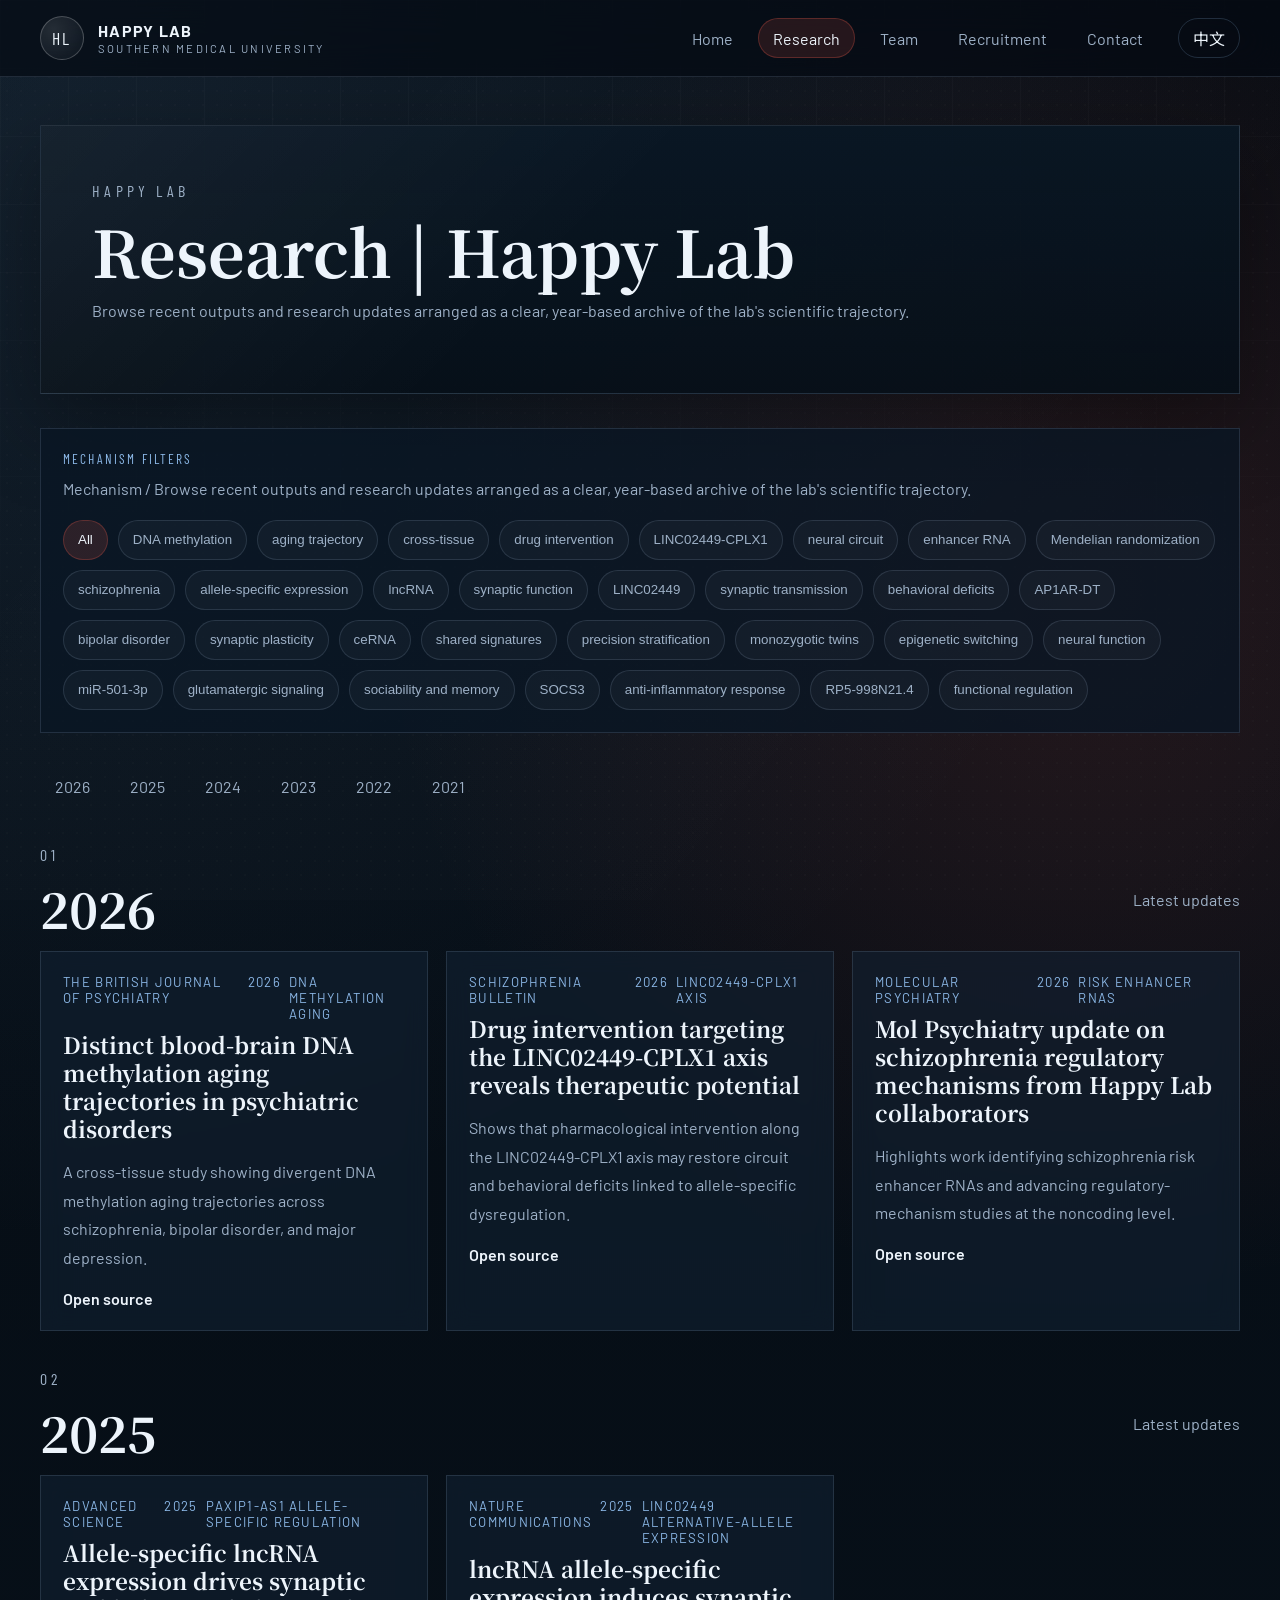
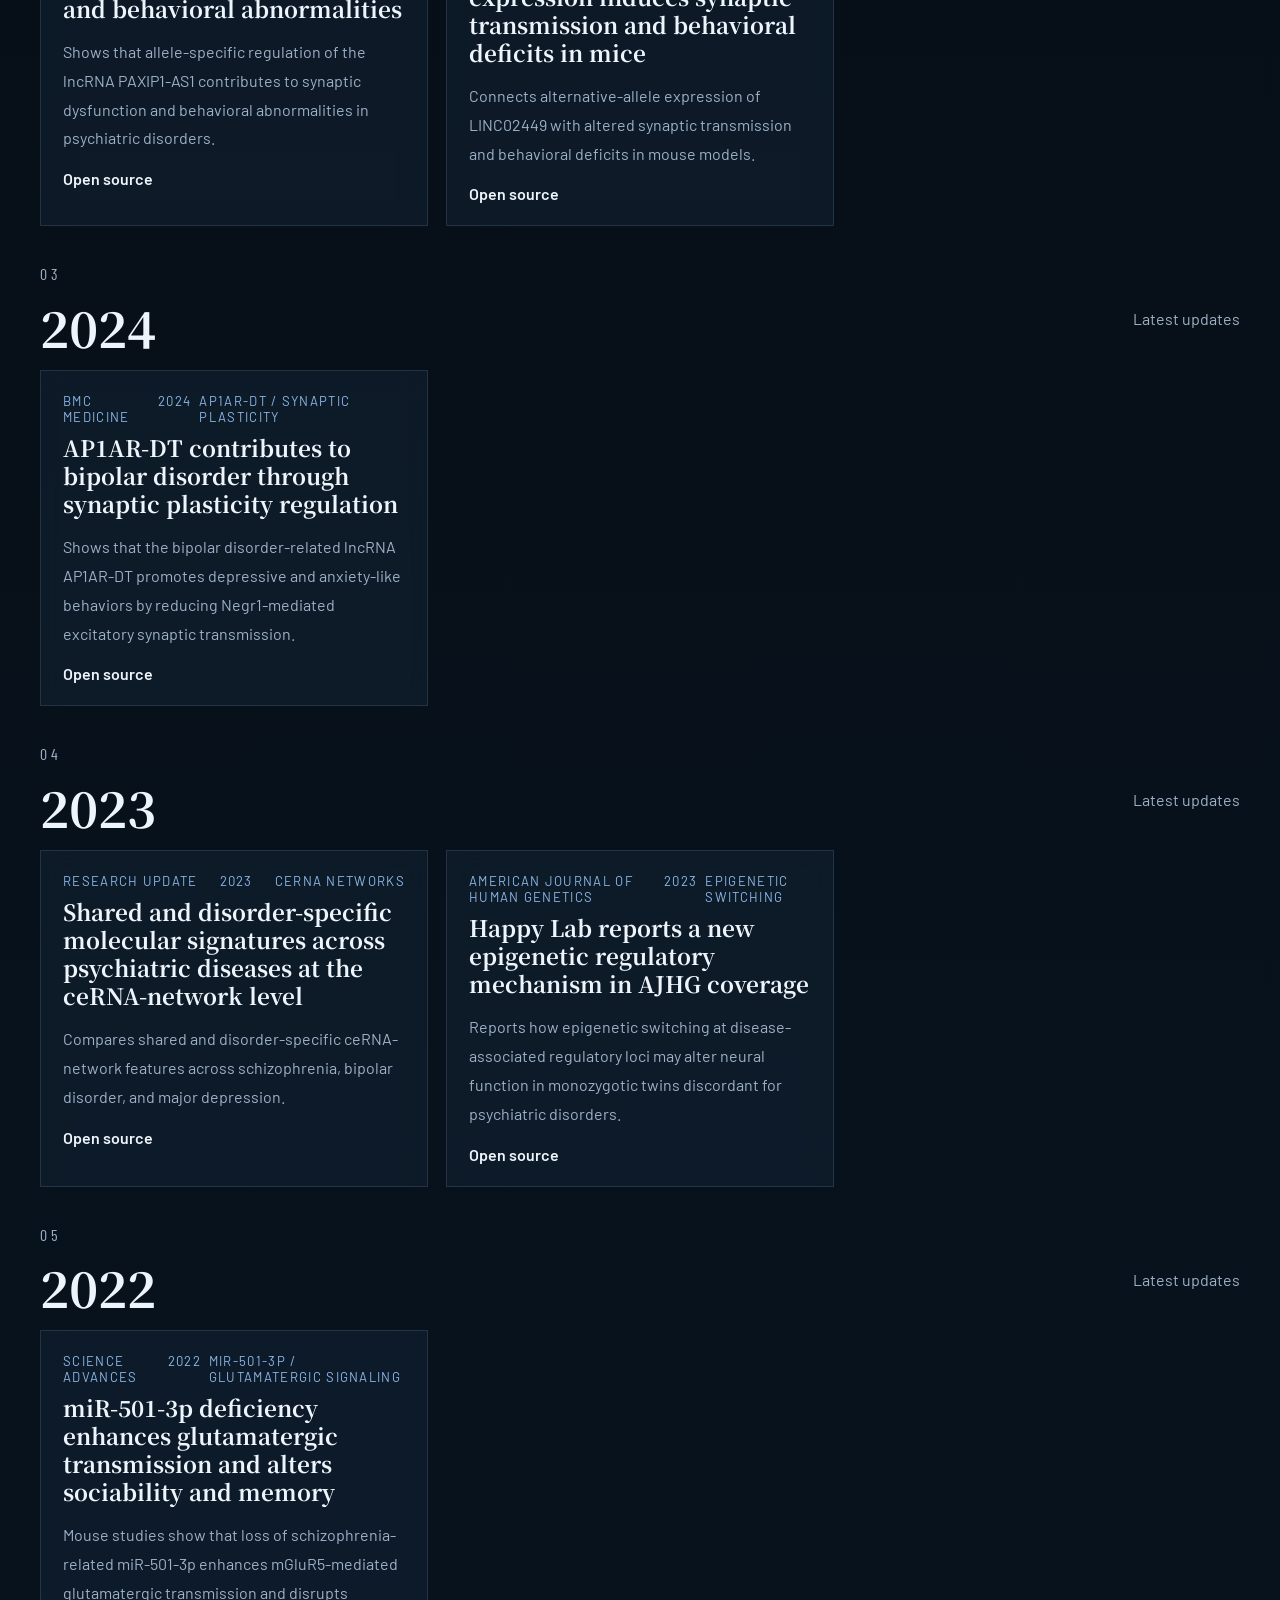
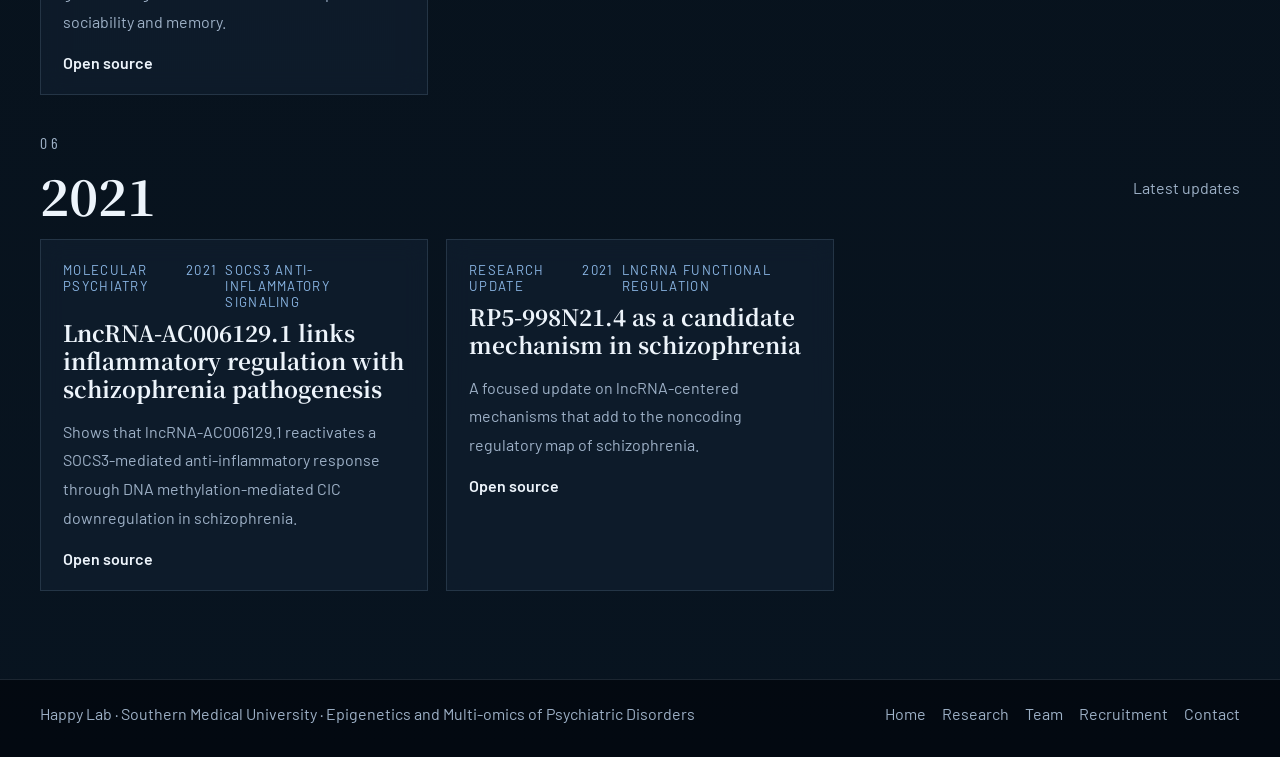
<file: en/research.html>
<!DOCTYPE html>
<html lang="en">
  <head>
    <meta charset="UTF-8">
    <meta name="viewport" content="width=device-width, initial-scale=1.0">
    <meta name="description" content="Happy Lab research archive and publication updates.">
    <title>Happy Lab</title>
    <link rel="preconnect" href="https://fonts.googleapis.com">
    <link rel="preconnect" href="https://fonts.gstatic.com" crossorigin>
    <link href="https://fonts.googleapis.com/css2?family=Barlow:wght@400;500;600;700&family=Barlow+Condensed:wght@500;600;700&family=Noto+Sans+SC:wght@400;500;700&family=Noto+Serif+SC:wght@500;700&display=swap" rel="stylesheet">
    <link rel="stylesheet" href="../styles/main.css">
    <script defer src="../content/site.zh.js"></script>
    <script defer src="../content/site.en.js"></script>
    <script defer src="../content/papers.zh.js"></script>
    <script defer src="../content/papers.en.js"></script>
    <script defer src="../scripts/app.js"></script>
  </head>
  <body data-lang="en" data-page="research">
    <header id="site-header"></header>
    <main id="app"></main>
    <footer id="site-footer"></footer>
  </body>
</html>
</file>
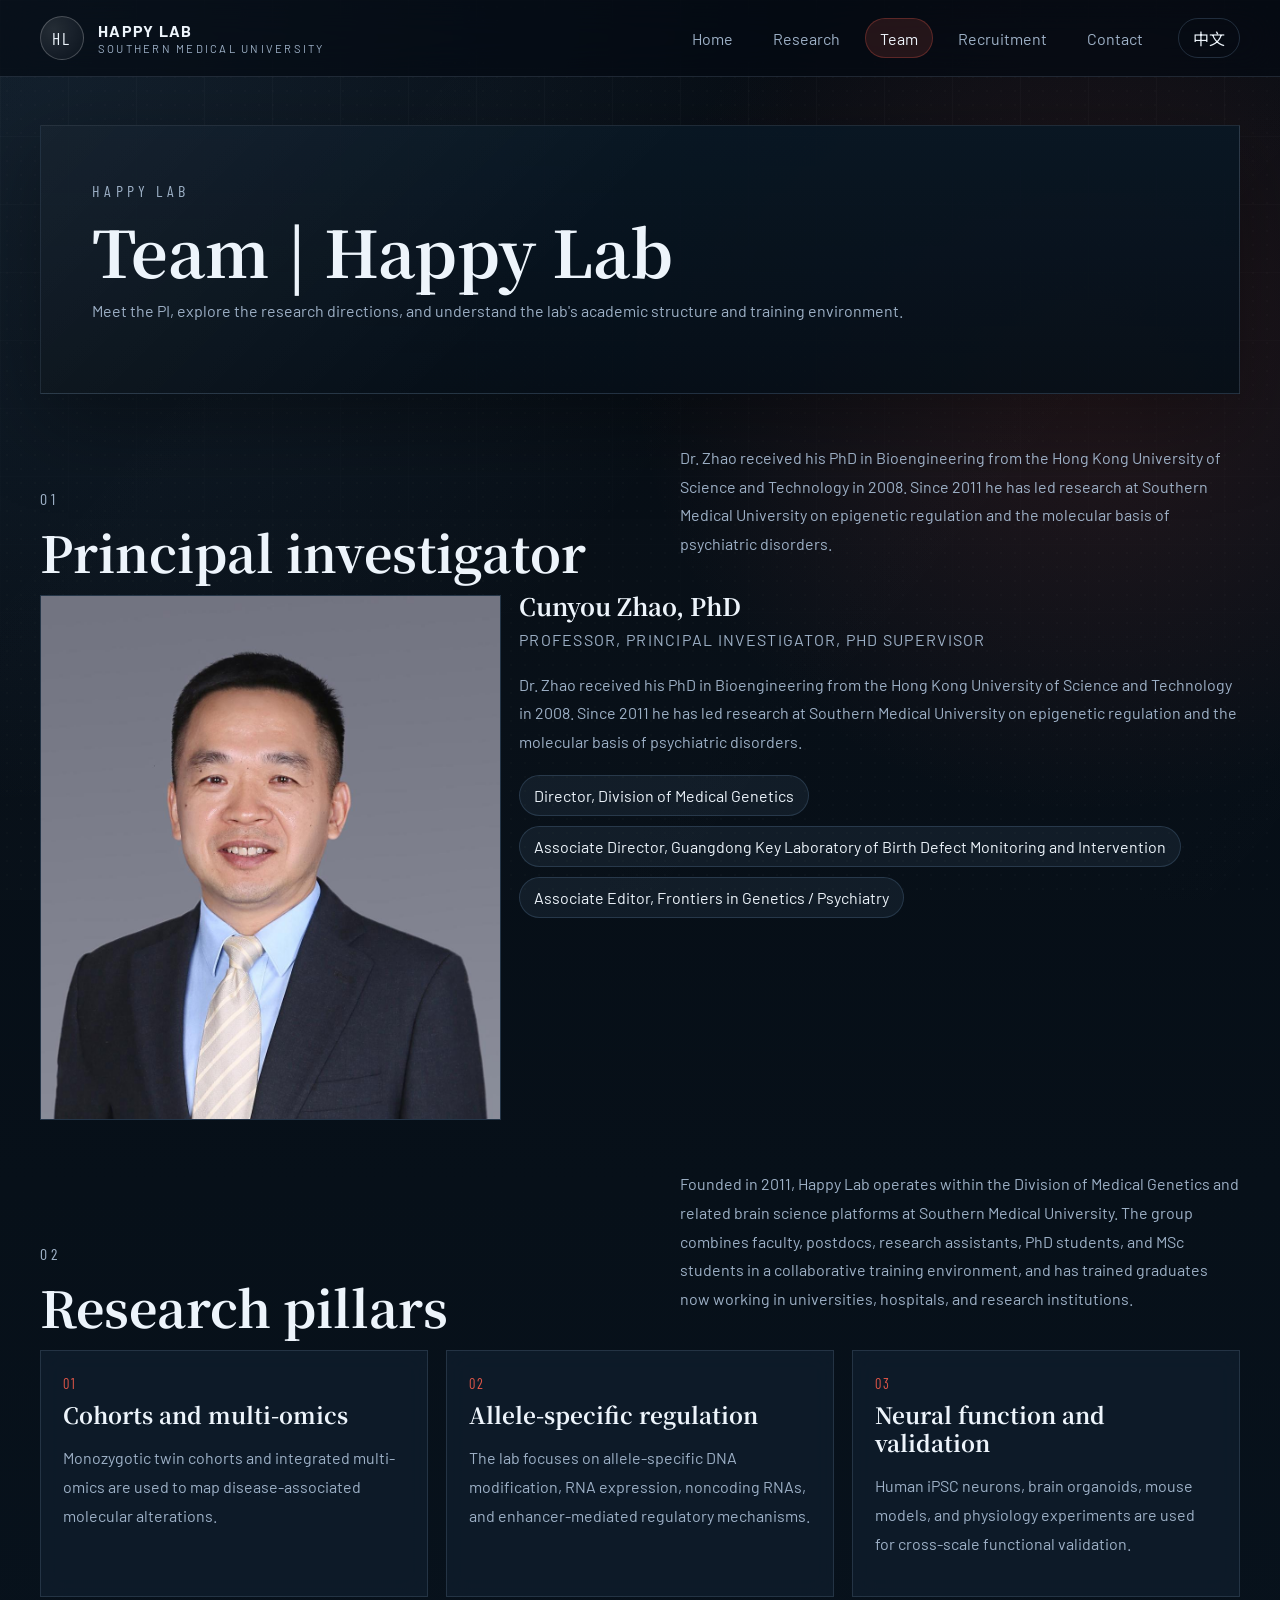
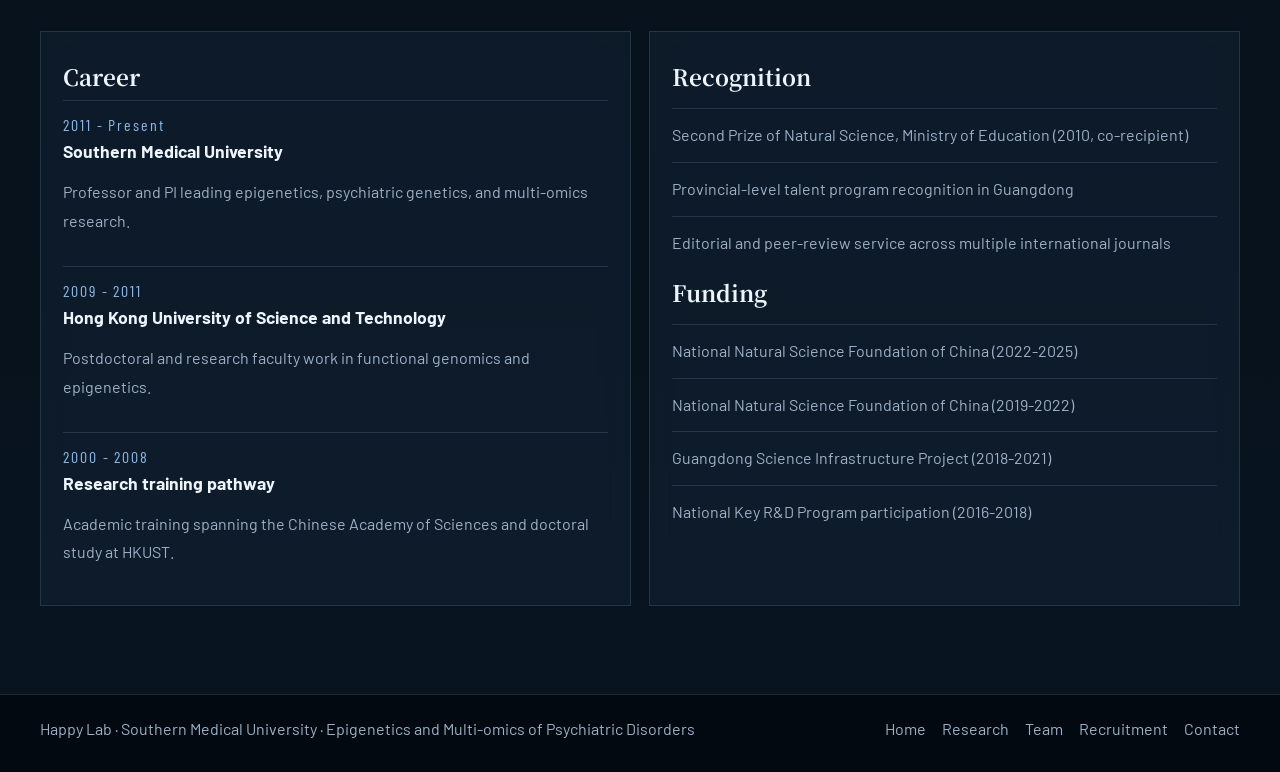
<file: en/team.html>
<!DOCTYPE html>
<html lang="en">
  <head>
    <meta charset="UTF-8">
    <meta name="viewport" content="width=device-width, initial-scale=1.0">
    <meta name="description" content="Happy Lab team and principal investigator page.">
    <title>Happy Lab</title>
    <link rel="preconnect" href="https://fonts.googleapis.com">
    <link rel="preconnect" href="https://fonts.gstatic.com" crossorigin>
    <link href="https://fonts.googleapis.com/css2?family=Barlow:wght@400;500;600;700&family=Barlow+Condensed:wght@500;600;700&family=Noto+Sans+SC:wght@400;500;700&family=Noto+Serif+SC:wght@500;700&display=swap" rel="stylesheet">
    <link rel="stylesheet" href="../styles/main.css">
    <script defer src="../content/site.zh.js"></script>
    <script defer src="../content/site.en.js"></script>
    <script defer src="../content/papers.zh.js"></script>
    <script defer src="../content/papers.en.js"></script>
    <script defer src="../scripts/app.js"></script>
  </head>
  <body data-lang="en" data-page="team">
    <header id="site-header"></header>
    <main id="app"></main>
    <footer id="site-footer"></footer>
  </body>
</html>
</file>
<file: styles/main.css>
:root {
  --bg: #071019;
  --bg-elevated: rgba(11, 24, 39, 0.84);
  --panel: rgba(15, 31, 48, 0.86);
  --panel-soft: rgba(18, 35, 53, 0.56);
  --line: rgba(164, 188, 214, 0.16);
  --text: #edf4fb;
  --muted: #9eb1c7;
  --accent: #df5648;
  --cold: #8cb8e7;
  --shadow: 0 28px 80px rgba(0, 0, 0, 0.34);
  --max-width: 1200px;
  --gutter: clamp(20px, 3vw, 40px);
  --serif: "Noto Serif SC", "Source Serif 4", serif;
  --sans: "Barlow", "Noto Sans SC", sans-serif;
  --display: "Barlow Condensed", "Noto Sans SC", sans-serif;
}

* { box-sizing: border-box; }
html { scroll-behavior: smooth; }
body {
  margin: 0;
  font-family: var(--sans);
  color: var(--text);
  background:
    radial-gradient(circle at top left, rgba(109, 167, 219, 0.14), transparent 30%),
    radial-gradient(circle at 85% 15%, rgba(223, 86, 72, 0.14), transparent 20%),
    linear-gradient(180deg, #050b12 0%, #071019 50%, #081420 100%);
  min-height: 100vh;
  position: relative;
}
body::before,
body::after {
  content: "";
  position: fixed;
  inset: 0;
  pointer-events: none;
  z-index: -2;
}
body::before {
  background-image:
    linear-gradient(rgba(255, 255, 255, 0.035) 1px, transparent 1px),
    linear-gradient(90deg, rgba(255, 255, 255, 0.035) 1px, transparent 1px);
  background-size: 68px 68px;
  mask-image: linear-gradient(180deg, rgba(0, 0, 0, 0.72), transparent 92%);
}
body::after {
  background:
    linear-gradient(130deg, transparent 0%, rgba(255, 255, 255, 0.03) 45%, transparent 100%),
    radial-gradient(circle, rgba(255, 255, 255, 0.07) 0 1px, transparent 1px);
  background-size: auto, 14px 14px;
  mix-blend-mode: screen;
  opacity: 0.22;
}
a { color: inherit; text-decoration: none; }
img { display: block; max-width: 100%; }

#site-header {
  position: sticky;
  top: 0;
  z-index: 20;
  backdrop-filter: blur(18px);
  background: rgba(4, 10, 18, 0.68);
  border-bottom: 1px solid var(--line);
}

.header-shell,
.footer-shell,
#app {
  width: min(var(--max-width), calc(100% - 2 * var(--gutter)));
  margin: 0 auto;
}

.header-shell {
  display: flex;
  align-items: center;
  justify-content: space-between;
  gap: 24px;
  padding: 16px 0;
}

.brand-lockup {
  display: inline-flex;
  align-items: center;
  gap: 14px;
  min-width: 0;
}
.brand-mark {
  display: grid;
  place-items: center;
  width: 44px;
  height: 44px;
  border: 1px solid rgba(255, 255, 255, 0.22);
  border-radius: 50%;
  font-family: var(--display);
  font-size: 1.1rem;
  letter-spacing: 0.12em;
  background: radial-gradient(circle at 30% 30%, rgba(255, 255, 255, 0.12), rgba(255, 255, 255, 0.02));
}
.brand-text { display: grid; gap: 2px; }
.brand-text strong,
.brand-text em { white-space: nowrap; }
.brand-text strong {
  font-size: 1rem;
  letter-spacing: 0.08em;
  text-transform: uppercase;
}
.brand-text em {
  font-style: normal;
  font-size: 0.7rem;
  color: var(--muted);
  letter-spacing: 0.2em;
}

.nav-shell { display: flex; align-items: center; gap: 20px; }
.nav-shell nav { display: flex; gap: 10px; flex-wrap: wrap; }
.nav-link,
.language-switch,
.section-action,
.year-filter a {
  display: inline-flex;
  align-items: center;
  min-height: 40px;
  padding: 0 14px;
  border-radius: 999px;
  border: 1px solid transparent;
  color: var(--muted);
  transition: 220ms ease;
}
.nav-link:hover,
.nav-link.is-active,
.language-switch:hover,
.section-action:hover,
.year-filter a:hover {
  color: var(--text);
  border-color: rgba(255, 255, 255, 0.14);
  background: rgba(255, 255, 255, 0.04);
}
.nav-link.is-active {
  background: rgba(223, 86, 72, 0.14);
  border-color: rgba(223, 86, 72, 0.3);
}
.language-switch {
  color: var(--text);
  border-color: rgba(140, 184, 231, 0.2);
}

.menu-toggle {
  display: none;
  width: 46px;
  height: 46px;
  padding: 0;
  border: 1px solid rgba(255, 255, 255, 0.14);
  border-radius: 50%;
  background: rgba(255, 255, 255, 0.04);
  cursor: pointer;
}
.menu-toggle span {
  display: block;
  width: 18px;
  height: 1px;
  margin: 6px auto;
  background: var(--text);
}

#app { padding: 48px 0 88px; }

.hero,
.page-hero {
  overflow: hidden;
  border: 1px solid var(--line);
  background:
    linear-gradient(135deg, rgba(255, 255, 255, 0.05), transparent 45%),
    linear-gradient(180deg, rgba(9, 23, 36, 0.94), rgba(6, 15, 24, 0.9));
  box-shadow: var(--shadow);
}
.hero {
  display: grid;
  grid-template-columns: 1.25fr 0.95fr;
  gap: 28px;
  padding: clamp(26px, 4vw, 54px);
  min-height: 72vh;
}
.page-hero {
  padding: clamp(26px, 4vw, 54px);
  margin-bottom: 34px;
}

.eyebrow,
.section-index,
.signal-title {
  margin: 0 0 14px;
  color: var(--cold);
  font-family: var(--display);
  font-size: 0.9rem;
  letter-spacing: 0.26em;
  text-transform: uppercase;
}
.hero-title,
.page-hero h1,
.section-header h2,
.team-copy h2,
.callout-card h2 {
  margin: 0;
  font-family: var(--serif);
  line-height: 0.95;
}
.hero-title {
  font-size: clamp(3rem, 6vw, 6.2rem);
  max-width: 10ch;
}
.page-hero h1 {
  font-size: clamp(2.5rem, 5vw, 4.2rem);
  margin-bottom: 16px;
}
.hero-subtitle,
.hero-mission,
.page-hero p,
.section-header p,
.pillar-card p,
.paper-card p,
.data-card p,
.callout-card p,
.faculty-bio p,
.team-copy p {
  color: var(--muted);
  font-size: 1rem;
  line-height: 1.8;
}
.hero-actions {
  display: flex;
  flex-wrap: wrap;
  gap: 12px;
  margin: 28px 0 34px;
}
.button {
  display: inline-flex;
  align-items: center;
  justify-content: center;
  min-height: 48px;
  padding: 0 20px;
  border-radius: 999px;
  font-weight: 600;
  letter-spacing: 0.03em;
  transition: transform 220ms ease;
}
.button:hover { transform: translateY(-2px); }
.button-primary {
  background: linear-gradient(135deg, var(--accent), #aa332a);
  color: #fff7f4;
  box-shadow: 0 12px 24px rgba(223, 86, 72, 0.24);
}
.button-secondary {
  background: rgba(255, 255, 255, 0.04);
  border: 1px solid rgba(255, 255, 255, 0.14);
}
.text-link { color: var(--text); font-weight: 600; }

.stat-grid,
.metric-row,
.metric-band {
  display: grid;
  gap: 14px;
  grid-template-columns: repeat(4, minmax(0, 1fr));
}
.stat-card,
.mini-metric,
.contact-card,
.paper-card,
.pillar-card,
.data-card,
.callout-card,
.hero-panel {
  border: 1px solid var(--line);
  background: rgba(18, 35, 53, 0.56);
  backdrop-filter: blur(12px);
}
.stat-card { padding: 18px; }
.stat-value,
.mini-metric strong {
  display: block;
  font-family: var(--display);
  font-size: clamp(1.8rem, 4vw, 2.7rem);
  letter-spacing: 0.04em;
}
.stat-label,
.mini-metric span,
.paper-source,
.panel-caption span {
  color: var(--muted);
  font-size: 0.86rem;
  letter-spacing: 0.08em;
  text-transform: uppercase;
}

.hero-visual { display: grid; gap: 18px; align-content: space-between; }
.hero-panel { overflow: hidden; }
.hero-portrait { min-height: 420px; }
.hero-portrait img {
  width: 100%;
  height: 100%;
  object-fit: cover;
  filter: saturate(0.88) contrast(1.03);
}
.panel-caption {
  display: flex;
  align-items: center;
  justify-content: space-between;
  gap: 16px;
  padding: 16px 18px;
  background: linear-gradient(180deg, transparent, rgba(0, 0, 0, 0.48));
  margin-top: -74px;
  position: relative;
}
.panel-caption strong {
  font-family: var(--display);
  font-size: 1.35rem;
  letter-spacing: 0.08em;
}
.hero-signal { padding: 18px; }
.signal-lines { display: grid; gap: 10px; }
.signal-line {
  display: grid;
  grid-template-columns: 56px 120px 1fr;
  gap: 12px;
  padding: 12px 0;
  border-top: 1px solid var(--line);
}
.signal-line em { font-style: normal; color: var(--muted); }

.content-section { margin-top: 34px; }
.section-header {
  display: flex;
  align-items: end;
  justify-content: space-between;
  gap: 18px;
  margin-bottom: 20px;
}
.section-header h2 { font-size: clamp(2rem, 4vw, 3.1rem); }
.section-header-meta { max-width: 560px; }

.pillar-grid,
.paper-grid,
.callout-grid,
.two-column,
.faculty-layout,
.team-hero,
.dual-section { display: grid; gap: 18px; }
.pillar-grid,
.paper-grid { grid-template-columns: repeat(3, minmax(0, 1fr)); }
.pillar-card,
.paper-card,
.data-card,
.callout-card,
.contact-card,
.mini-metric { padding: 22px; }

.pillar-card h3,
.paper-card h3,
.data-card h3,
.callout-card h3,
.callout-card h4 {
  margin: 8px 0 10px;
  font-family: var(--serif);
  font-size: 1.4rem;
  line-height: 1.25;
}
.pillar-id {
  color: var(--accent);
  font-family: var(--display);
  letter-spacing: 0.16em;
  font-size: 0.9rem;
}
.paper-meta {
  display: flex;
  justify-content: space-between;
  gap: 8px;
  color: var(--cold);
  font-size: 0.82rem;
  letter-spacing: 0.1em;
  text-transform: uppercase;
}

.faculty-layout { grid-template-columns: 1.2fr 0.8fr; }
.faculty-title {
  color: var(--cold);
  margin-top: 8px;
  letter-spacing: 0.08em;
  text-transform: uppercase;
  font-size: 0.9rem;
}
.badge-list,
.plain-list {
  margin: 18px 0 0;
  padding: 0;
  list-style: none;
}
.badge-list {
  display: flex;
  flex-wrap: wrap;
  gap: 10px;
}
.badge-list li {
  padding: 10px 14px;
  border-radius: 999px;
  background: rgba(140, 184, 231, 0.08);
  border: 1px solid rgba(140, 184, 231, 0.18);
}
.plain-list li {
  padding: 12px 0;
  border-top: 1px solid var(--line);
  color: var(--muted);
  line-height: 1.8;
}
.contact-inline {
  display: flex;
  flex-wrap: wrap;
  gap: 10px;
  margin-top: 12px;
}
.contact-inline span { color: var(--muted); min-width: 68px; }
.dual-section { grid-template-columns: repeat(2, minmax(0, 1fr)); }
.callout-grid { grid-template-columns: repeat(3, minmax(0, 1fr)); margin: 22px 0; }
.contact-stack { display: grid; gap: 14px; }
.contact-card { display: grid; gap: 8px; }
.contact-card span {
  color: var(--muted);
  text-transform: uppercase;
  letter-spacing: 0.12em;
  font-size: 0.75rem;
}
.year-filter { display: flex; flex-wrap: wrap; gap: 10px; }
.filter-shell,
.filter-chip {
  border: 1px solid var(--line);
}
.filter-shell {
  display: grid;
  gap: 18px;
  padding: 22px;
  background: rgba(10, 23, 37, 0.78);
}
.filter-heading {
  display: grid;
  gap: 8px;
}
.filter-heading span {
  color: var(--cold);
  font-family: var(--display);
  letter-spacing: 0.16em;
  text-transform: uppercase;
  font-size: 0.84rem;
}
.filter-heading p {
  margin: 0;
  color: var(--muted);
  line-height: 1.7;
}
.filter-group {
  display: flex;
  flex-wrap: wrap;
  gap: 10px;
}
.filter-chip {
  min-height: 40px;
  padding: 0 14px;
  border-radius: 999px;
  background: rgba(255, 255, 255, 0.03);
  color: var(--muted);
  cursor: pointer;
  transition: 220ms ease;
}
.filter-chip:hover,
.filter-chip.is-active {
  background: rgba(223, 86, 72, 0.16);
  color: var(--text);
  border-color: rgba(223, 86, 72, 0.28);
}
.team-hero { grid-template-columns: 0.78fr 1.22fr; }
.team-photo { border: 1px solid var(--line); background: var(--panel); }
.team-photo img { width: 100%; height: 100%; object-fit: cover; }
.two-column { grid-template-columns: repeat(2, minmax(0, 1fr)); }
.timeline { display: grid; gap: 14px; }
.timeline article { padding-top: 14px; border-top: 1px solid var(--line); }
.timeline span {
  color: var(--cold);
  font-family: var(--display);
  letter-spacing: 0.12em;
}
.timeline h4 { margin: 6px 0 10px; font-size: 1.1rem; }
.section-note { margin-top: 18px; }

#site-footer {
  border-top: 1px solid var(--line);
  background: rgba(3, 8, 15, 0.88);
}
.footer-shell {
  display: flex;
  flex-wrap: wrap;
  align-items: center;
  justify-content: space-between;
  gap: 18px;
  padding: 24px 0 34px;
}
.footer-shell p { margin: 0; color: var(--muted); }
.footer-links { display: flex; flex-wrap: wrap; gap: 16px; }
.footer-links a { color: var(--muted); }

.reveal {
  opacity: 0;
  transform: translateY(24px);
  transition: opacity 600ms ease, transform 600ms ease;
}
.reveal.is-visible {
  opacity: 1;
  transform: translateY(0);
}

@media (max-width: 1100px) {
  .hero,
  .faculty-layout,
  .team-hero,
  .two-column,
  .dual-section { grid-template-columns: 1fr; }
  .pillar-grid,
  .paper-grid,
  .callout-grid,
  .stat-grid,
  .metric-row,
  .metric-band { grid-template-columns: repeat(2, minmax(0, 1fr)); }
  .hero-title { max-width: none; }
}

@media (max-width: 780px) {
  .header-shell { align-items: start; }
  .menu-toggle { display: inline-block; }
  .nav-shell {
    position: absolute;
    top: calc(100% + 10px);
    right: var(--gutter);
    left: var(--gutter);
    display: none;
    padding: 18px;
    border: 1px solid var(--line);
    background: rgba(6, 15, 25, 0.96);
    box-shadow: var(--shadow);
  }
  .nav-shell.is-open { display: grid; gap: 12px; }
  .nav-shell nav,
  .footer-shell,
  .section-header { display: grid; }
  .brand-text em { white-space: normal; }
  .hero,
  .page-hero { padding: 22px; }
  .hero-title,
  .page-hero h1,
  .section-header h2 { line-height: 1.02; }
  .pillar-grid,
  .paper-grid,
  .callout-grid,
  .stat-grid,
  .metric-row,
  .metric-band { grid-template-columns: 1fr; }
  .signal-line { grid-template-columns: 1fr; }
}
</file>
